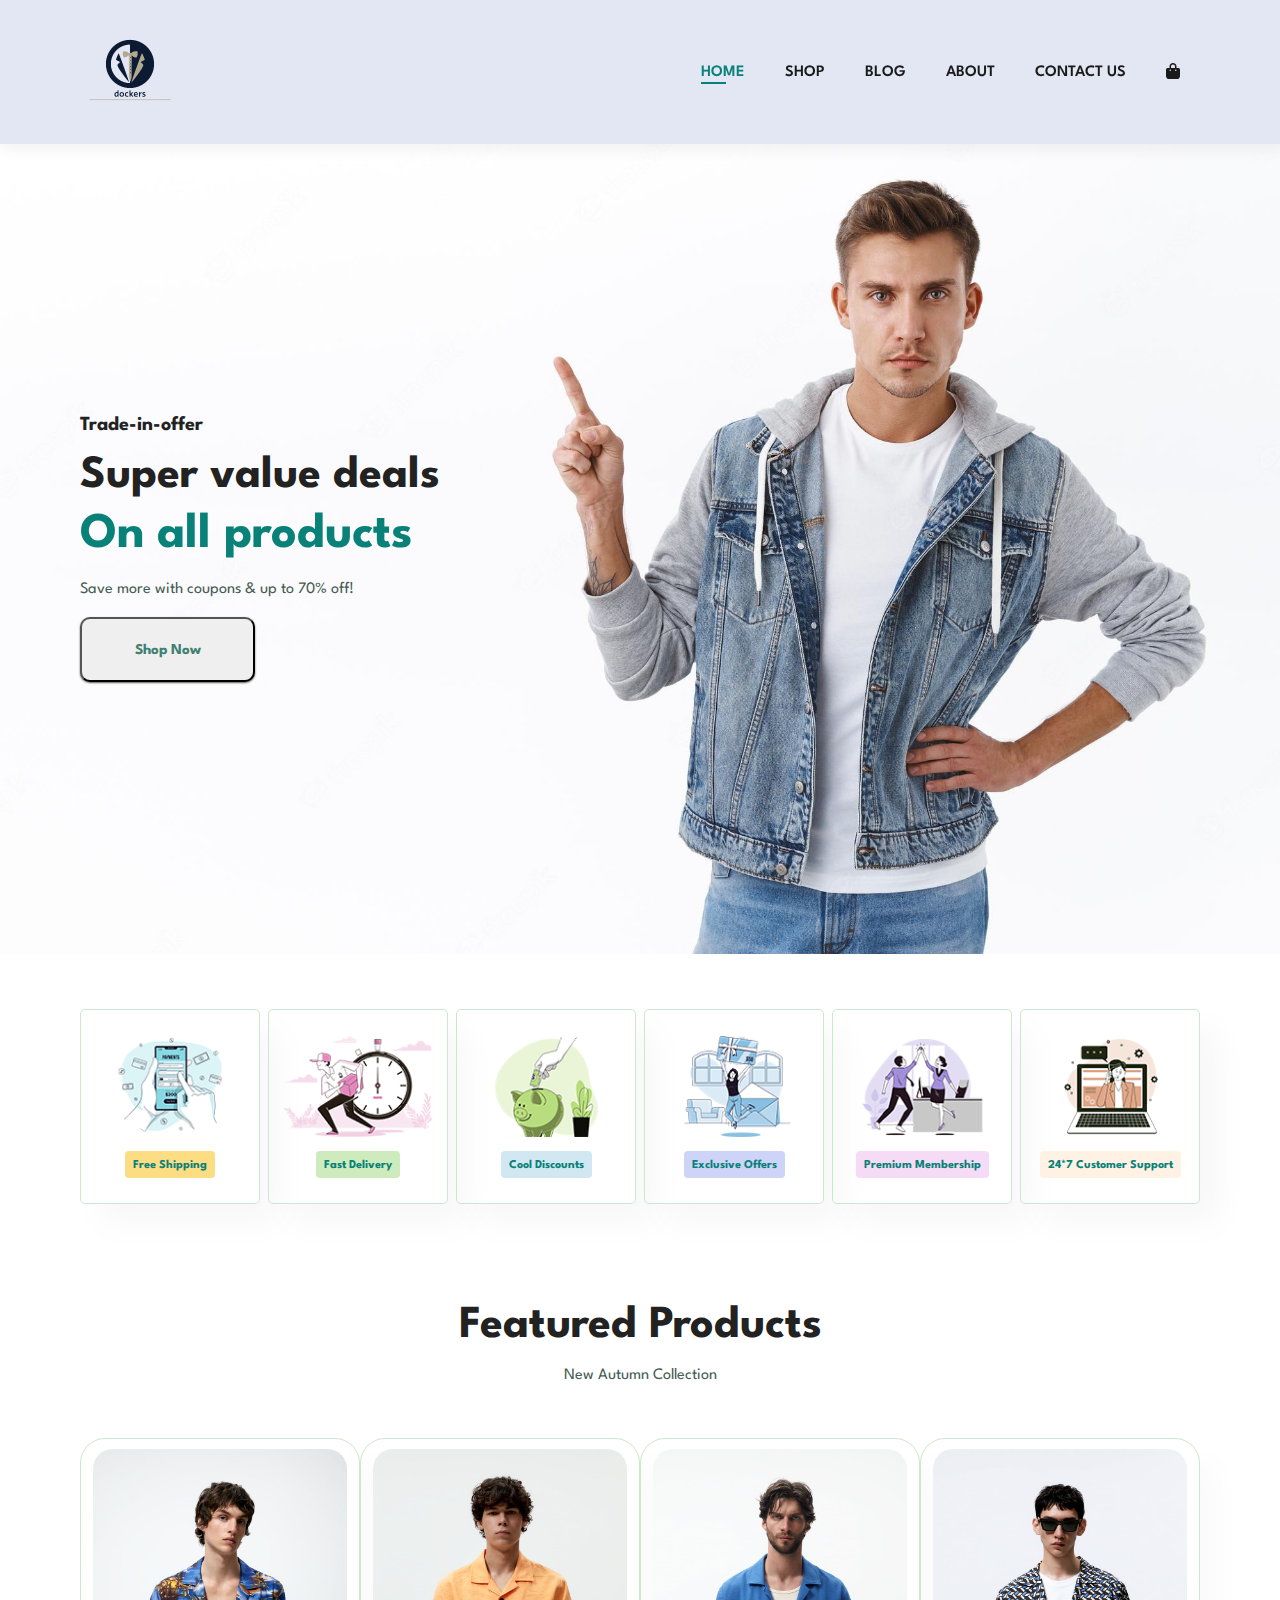
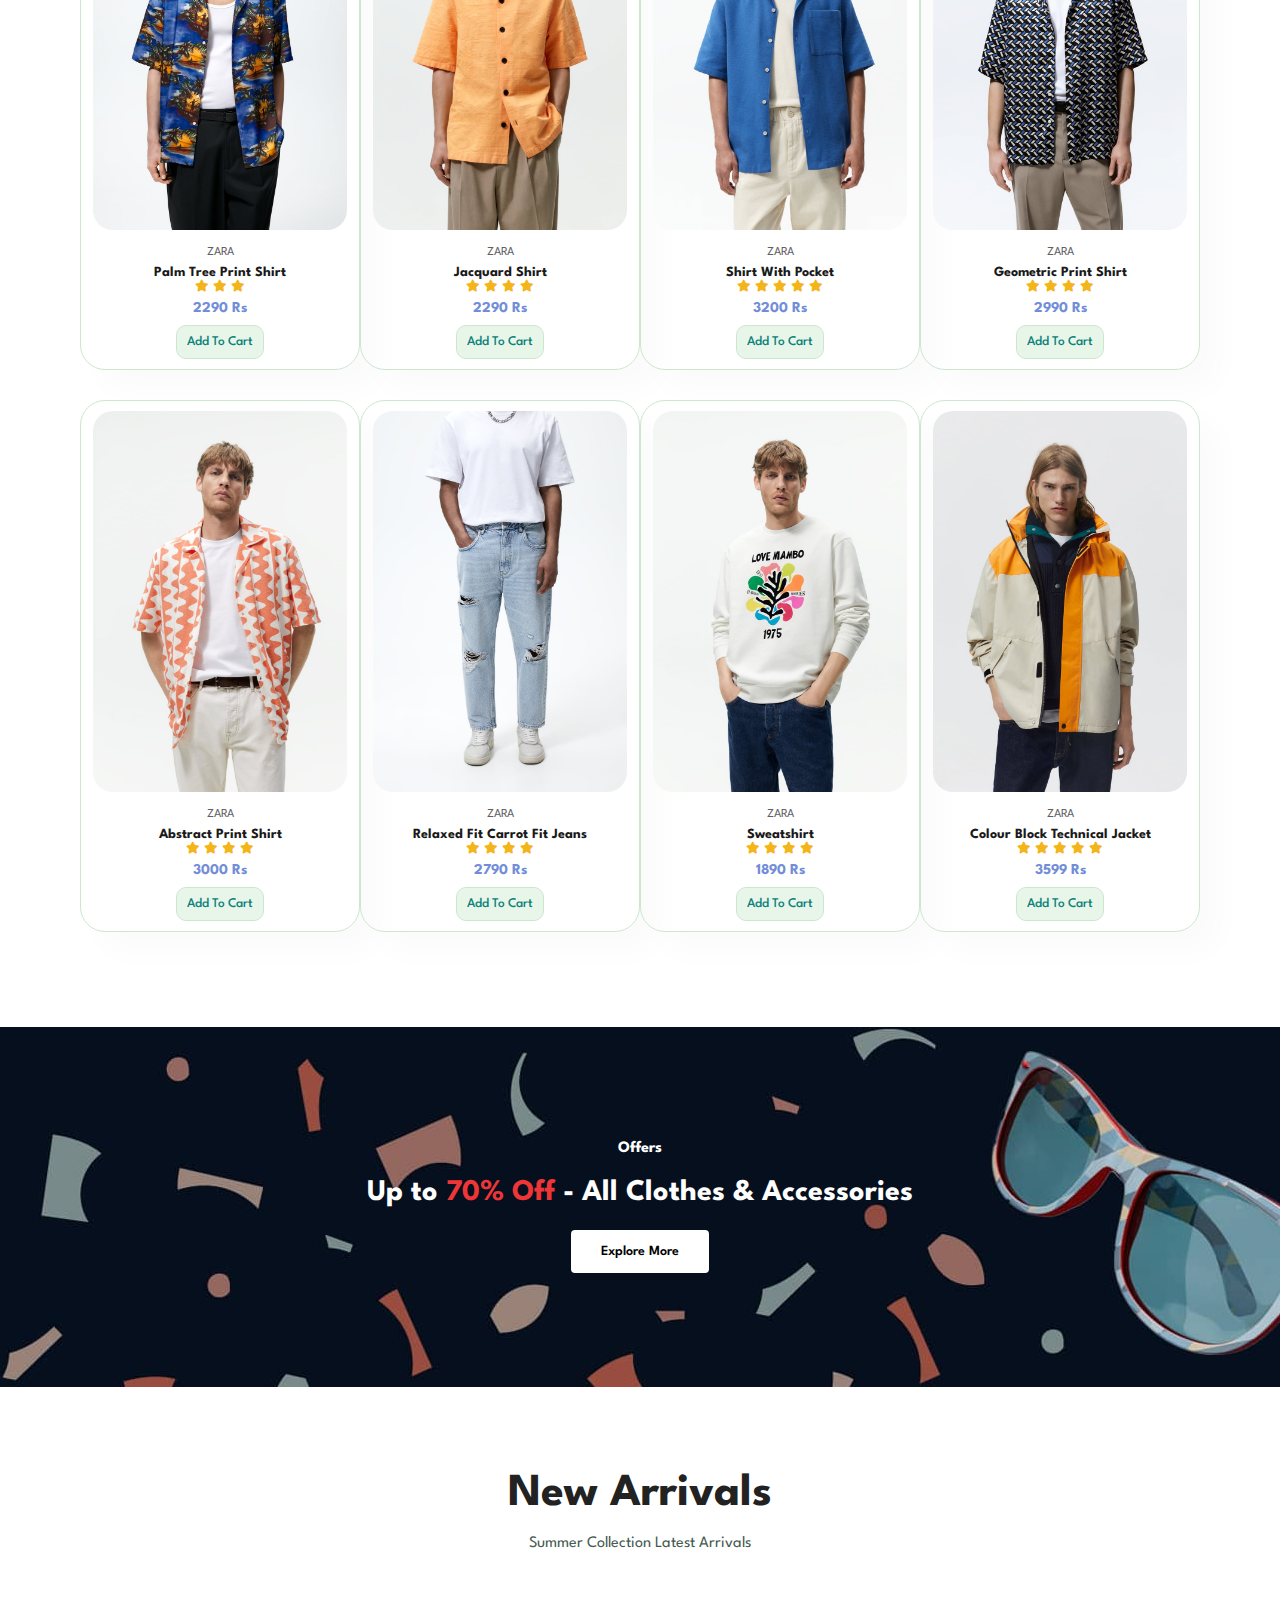
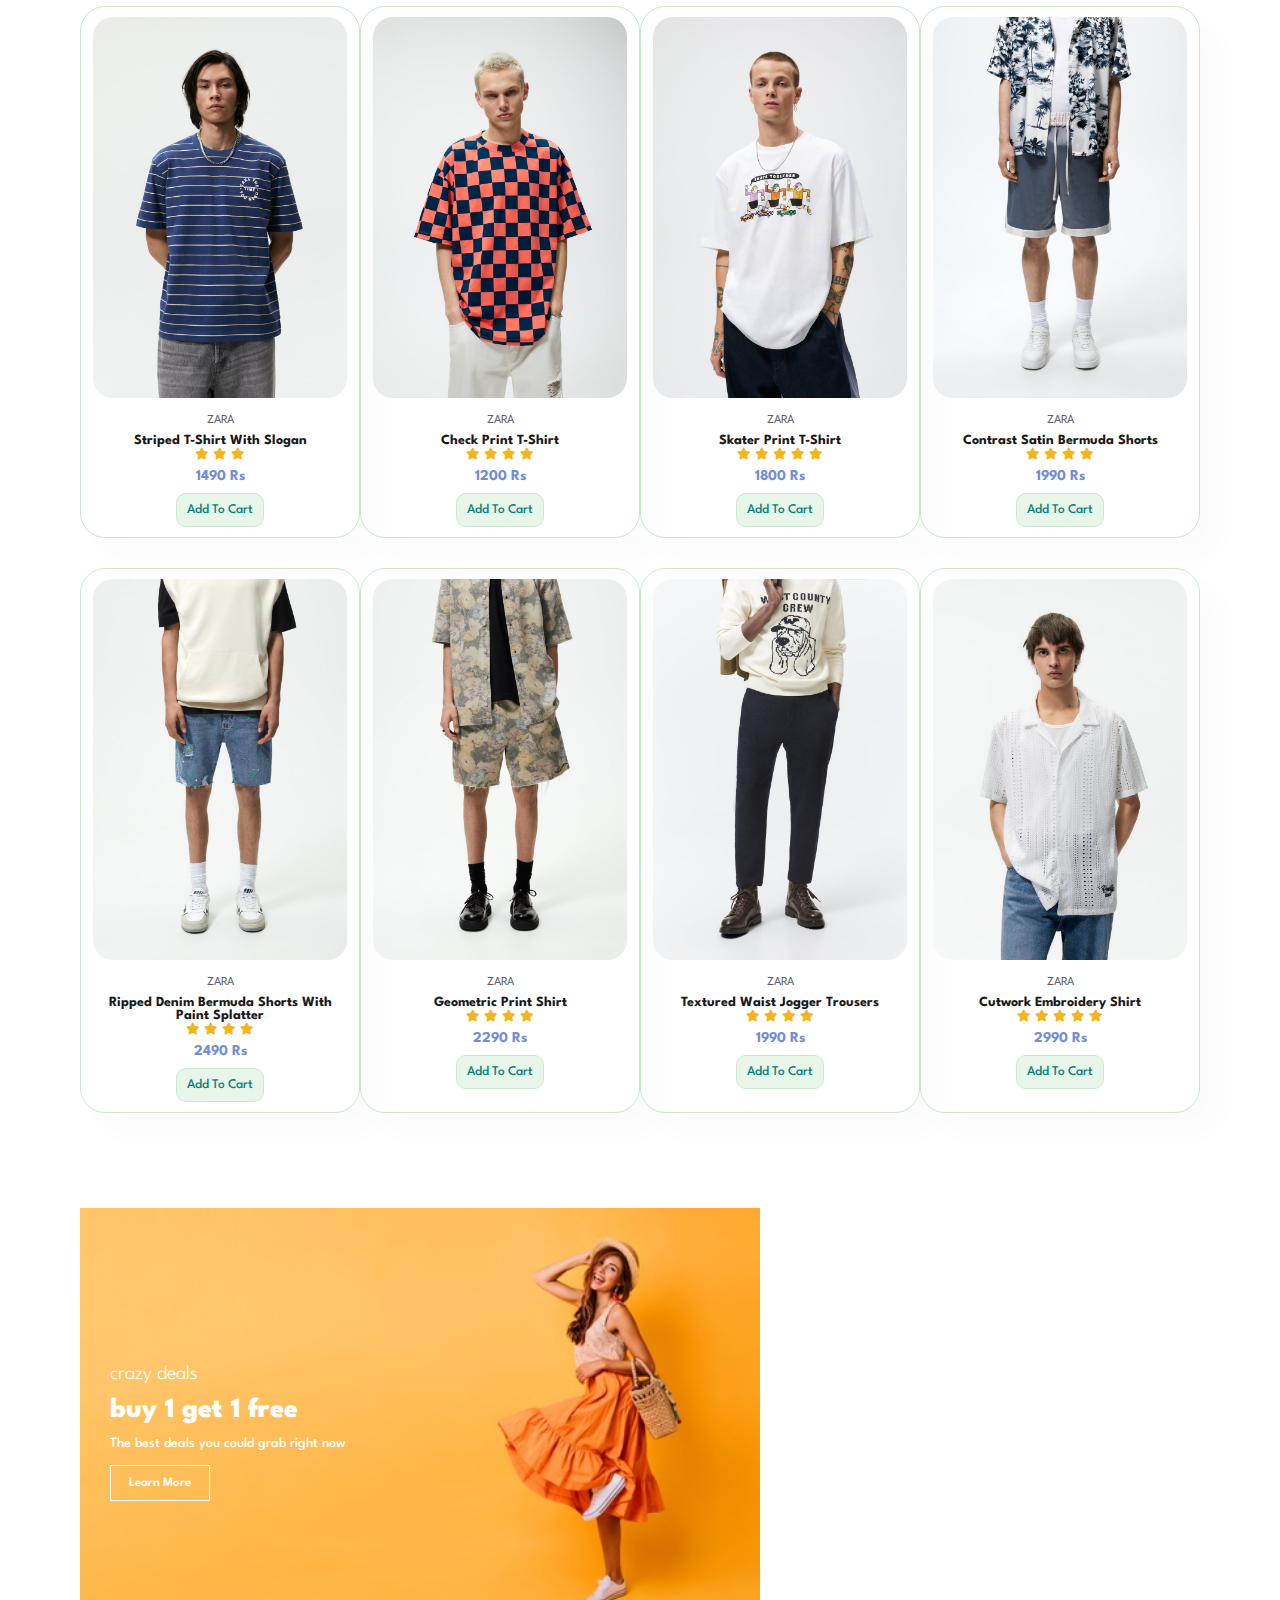
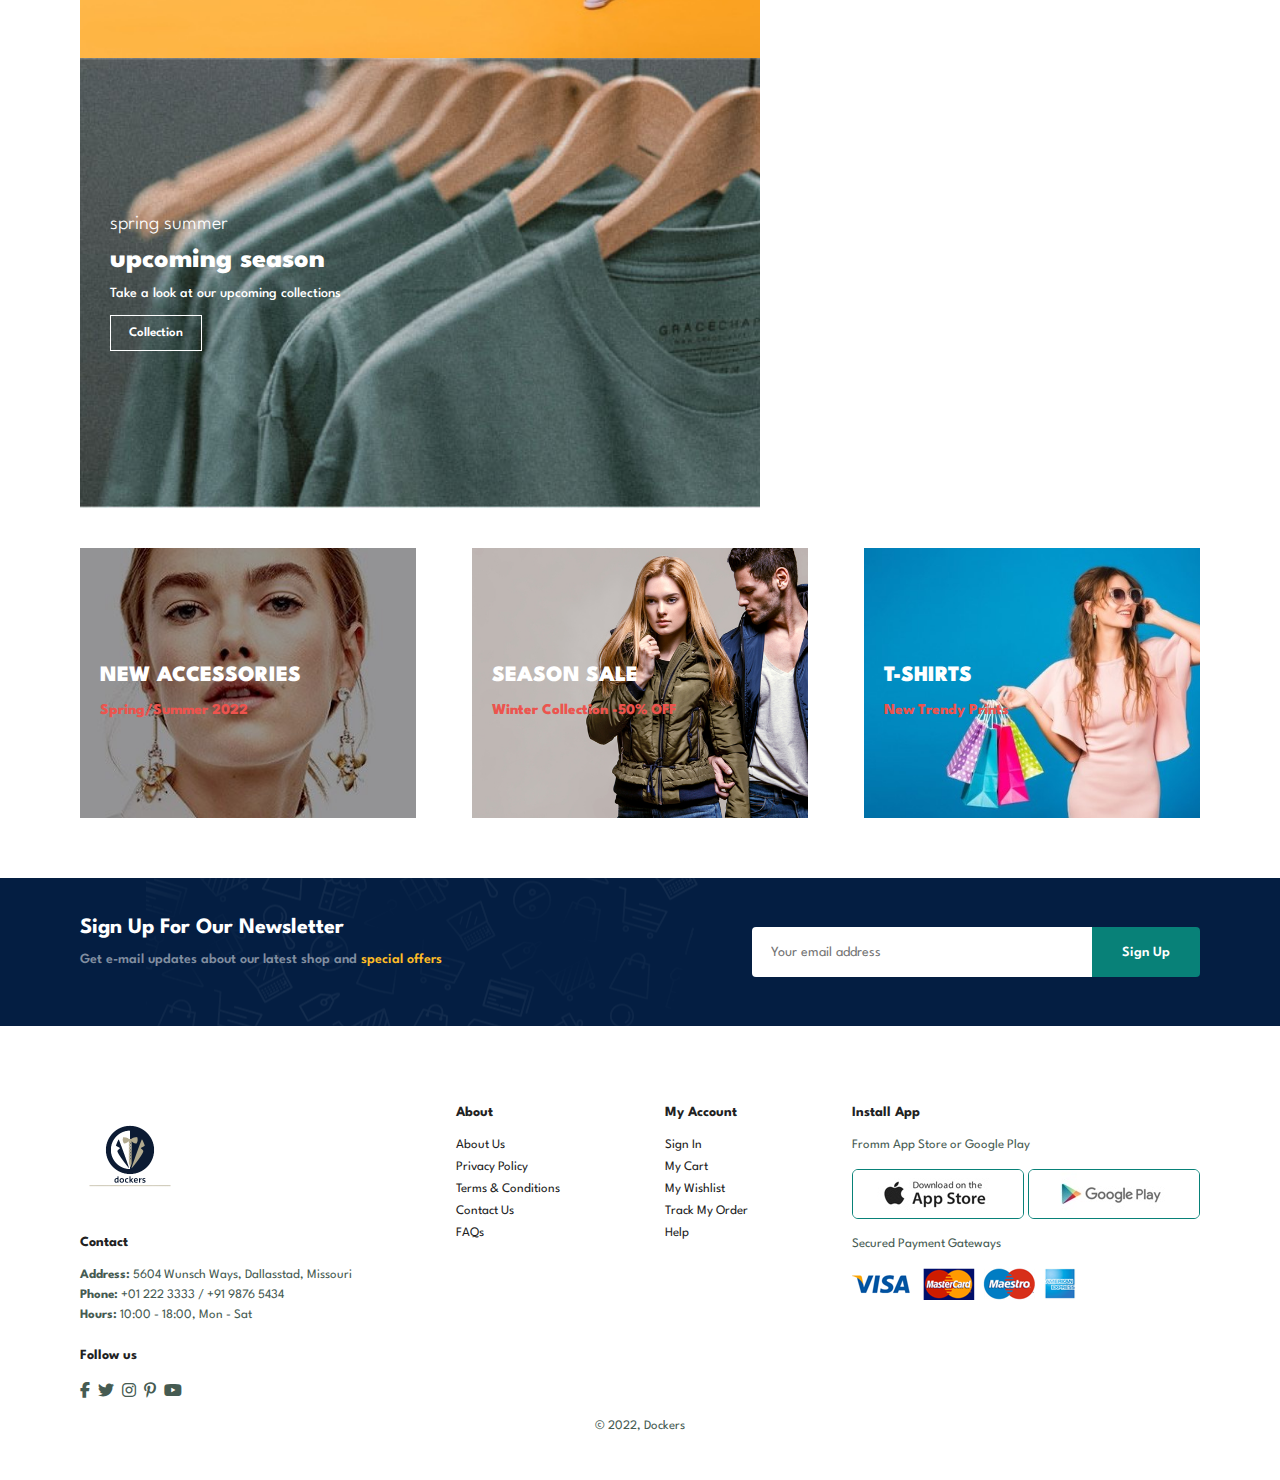
<file: index.html>
<!DOCTYPE html>
<html lang="en">
<head>
    <meta charset="UTF-8">
    <meta http-equiv="X-UA-Compatible" content="IE=edge">
    <meta name="viewport" content="width=device-width, initial-scale=1.0">
    <title>Dockers</title>
    <link rel="stylesheet" href="style.css">
    <link rel="stylesheet" href="https://cdnjs.cloudflare.com/ajax/libs/font-awesome/6.1.1/css/all.min.css"/>
</head>
<body>

    <section id="header">
        <a href="#"><img src="img/logo.png" class="logo" alt=""></a>
        <div>
            <ul id="navbar">
                <li><a class="active" href="index.html">HOME</a></li>
                <li><a href="shop.html">SHOP</a></li>
                <li><a href="blog.html">BLOG</a></li>
                <li><a href="about.html">ABOUT</a></li>
                <li><a href="contact.html">CONTACT US</a></li>
                <li id="lg-bag"><a href="cart.html"><i class="fa-solid fa-bag-shopping"></i></a></li>
                <a href="#" id="close"><i class="fa-solid fa-xmark"></i></a>
            </ul>
        </div>
        <div id="mobile">
            <a href="cart.html"><i class="fa-solid fa-bag-shopping"></i></a>
            <i id="bar" class="fas fa-outdent"></i>
        </div>
    </section>

    <section id="hero">
        <h4>Trade-in-offer</h4>
        <h2>Super value deals</h2>
        <h1>On all products</h1>
        <p>Save more with coupons & up to 70% off! </p>
        <button>Shop Now</button>
    </section>

    <section id="feature" class="section-p1">
        <div class="fe-box">
            <img src="img/features/f1.png" alt="">
            <h6>Free Shipping</h6>
        </div>

        <div class="fe-box">
            <img src="img/features/f2.png" alt="">
            <h6>Fast Delivery</h6>
        </div>

        <div class="fe-box">
            <img src="img/features/f3.png" alt="">
            <h6>Cool Discounts</h6>
        </div>

        <div class="fe-box">
            <img src="img/features/f4.png" alt="">
            <h6>Exclusive Offers</h6>
        </div>

        <div class="fe-box">
            <img src="img/features/f5.png" alt="">
            <h6>Premium Membership</h6>
        </div>

        <div class="fe-box">
            <img src="img/features/f6.png" alt="">
            <h6>24*7 Customer Support</h6>
        </div>
    </section>

    <section id="product1" class="section-p1">
        <h2>Featured Products</h2>
        <p>New Autumn Collection</p>
        <div class="pro-container">
            <div class="pro">
                <img src="img/products/f1.jpg" alt="">
                <div class="desc">
                    <span>ZARA</span>
                    <h5>Palm Tree Print Shirt</h5>
                    <div class="star">
                        <i class="fas fa-star"></i>
                        <i class="fas fa-star"></i>
                        <i class="fas fa-star"></i>
                        
                    </div>
                    <h4>2290 Rs</h4>
                </div>
                <a href="#"><button class="c">Add To Cart</button></a>
            </div>

            <div class="pro">
                <img src="img/products/f2.jpg" alt="">
                <div class="desc">
                    <span>ZARA</span>
                    <h5>Jacquard Shirt</h5>
                    <div class="star">
                        <i class="fas fa-star"></i>
                        <i class="fas fa-star"></i>
                        <i class="fas fa-star"></i>
                        <i class="fas fa-star"></i>
                    </div>
                    <h4>2290 Rs</h4>
                </div>
                <a href="#"><button class="c">Add To Cart</button></a>
            </div>

            <div class="pro">
                <img src="img/products/f3.jpg" alt="">
                <div class="desc">
                    <span>ZARA</span>
                    <h5>Shirt With Pocket</h5>
                    <div class="star">
                        <i class="fas fa-star"></i>
                        <i class="fas fa-star"></i>
                        <i class="fas fa-star"></i>
                        <i class="fas fa-star"></i>
                        <i class="fas fa-star"></i>
                    </div>
                    <h4>3200 Rs</h4>
                </div>
                <a href="#"><button class="c">Add To Cart</button></a>
            </div>

            <div class="pro">
                <img src="img/products/f4.jpg" alt="">
                <div class="desc">
                    <span>ZARA</span>
                    <h5>Geometric Print Shirt</h5>
                    <div class="star">
                        <i class="fas fa-star"></i>
                        <i class="fas fa-star"></i>
                        <i class="fas fa-star"></i>
                        <i class="fas fa-star"></i>
                    </div>
                    <h4>2990 Rs</h4>
                </div>
                <a href="#"><button class="c">Add To Cart</button></a>
            </div>

            <div class="pro">
                <img src="img/products/f5.jpg" alt="">
                <div class="desc">
                    <span>ZARA</span>
                    <h5>Abstract Print Shirt</h5>
                    <div class="star">
                        <i class="fas fa-star"></i>
                        <i class="fas fa-star"></i>
                        <i class="fas fa-star"></i>
                        <i class="fas fa-star"></i>
                    </div>
                    <h4>3000 Rs</h4>
                </div>
                <a href="#"><button class="c">Add To Cart</button></a>
            </div>

            <div class="pro">
                <img src="img/products/f6.jpg" alt="">
                <div class="desc">
                    <span>ZARA</span>
                    <h5>Relaxed Fit Carrot Fit Jeans</h5>
                    <div class="star">
                        <i class="fas fa-star"></i>
                        <i class="fas fa-star"></i>
                        <i class="fas fa-star"></i>
                        <i class="fas fa-star"></i>
                    </div>
                    <h4>2790 Rs</h4>
                </div>
                <a href="#"><button class="c">Add To Cart</button></a>
            </div>

            <div class="pro">
                <img src="img/products/f7.jpg" alt="">
                <div class="desc">
                    <span>ZARA</span>
                    <h5>Sweatshirt</h5>
                    <div class="star">
                        <i class="fas fa-star"></i>
                        <i class="fas fa-star"></i>
                        <i class="fas fa-star"></i>
                        <i class="fas fa-star"></i>
                    </div>
                    <h4>1890 Rs</h4>
                </div>
                <a href="#"><button class="c">Add To Cart</button></a>
            </div>

            <div class="pro">
                <img src="img/products/f8.jpg" alt="">
                <div class="desc">
                    <span>ZARA</span>
                    <h5>Colour Block Technical Jacket</h5>
                    <div class="star">
                        <i class="fas fa-star"></i>
                        <i class="fas fa-star"></i>
                        <i class="fas fa-star"></i>
                        <i class="fas fa-star"></i>
                        <i class="fas fa-star"></i>
                    </div>
                    <h4>3599 Rs</h4>
                </div>
                <a href="#"><button class="c">Add To Cart</button></a>
            </div>
        </div>

    </section>

    <section id="banner" class="section-m1">
        <h4>Offers</h4>
        <h2>Up to <span>70% Off</span> - All Clothes & Accessories</h2>
        <button class="normal">Explore More</button>
    </section>

    <section id="product1" class="section-p1">
        <h2>New Arrivals</h2>
        <p>Summer Collection Latest Arrivals</p>
        <div class="pro-container">
            <div class="pro">
                <img src="img/products/n1.jpg" alt="">
                <div class="desc">
                    <span>ZARA</span>
                    <h5>Striped T-Shirt With Slogan</h5>
                    <div class="star">
                        <i class="fas fa-star"></i>
                        <i class="fas fa-star"></i>
                        <i class="fas fa-star"></i>
                        
                    </div>
                    <h4>1490 Rs</h4>
                </div>
                <a href="#"><button class="c">Add To Cart</button></a>
            </div>

            <div class="pro">
                <img src="img/products/n2.jpg" alt="">
                <div class="desc">
                    <span>ZARA</span>
                    <h5>Check Print T-Shirt</h5>
                    <div class="star">
                        <i class="fas fa-star"></i>
                        <i class="fas fa-star"></i>
                        <i class="fas fa-star"></i>
                        <i class="fas fa-star"></i>
                    </div>
                    <h4>1200 Rs</h4>
                </div>
                <a href="#"><button class="c">Add To Cart</button></a>
            </div>

            <div class="pro">
                <img src="img/products/n3.jpg" alt="">
                <div class="desc">
                    <span>ZARA</span>
                    <h5>Skater Print T-Shirt</h5>
                    <div class="star">
                        <i class="fas fa-star"></i>
                        <i class="fas fa-star"></i>
                        <i class="fas fa-star"></i>
                        <i class="fas fa-star"></i>
                        <i class="fas fa-star"></i>
                    </div>
                    <h4>1800 Rs</h4>
                </div>
                <a href="#"><button class="c">Add To Cart</button></a>
            </div>

            <div class="pro">
                <img src="img/products/n4.jpg" alt="">
                <div class="desc">
                    <span>ZARA</span>
                    <h5>Contrast Satin Bermuda Shorts</h5>
                    <div class="star">
                        <i class="fas fa-star"></i>
                        <i class="fas fa-star"></i>
                        <i class="fas fa-star"></i>
                        <i class="fas fa-star"></i>
                    </div>
                    <h4>1990 Rs</h4>
                </div>
                <a href="#"><button class="c">Add To Cart</button></a>
            </div>

            <div class="pro">
                <img src="img/products/n5.jpg" alt="">
                <div class="desc">
                    <span>ZARA</span>
                    <h5>Ripped Denim Bermuda Shorts With Paint Splatter</h5>
                    <div class="star">
                        <i class="fas fa-star"></i>
                        <i class="fas fa-star"></i>
                        <i class="fas fa-star"></i>
                        <i class="fas fa-star"></i>
                    </div>
                    <h4>2490 Rs</h4>
                </div>
                <a href="#"><button class="c">Add To Cart</button></a>
            </div>

            <div class="pro">
                <img src="img/products/n6.jpg" alt="">
                <div class="desc">
                    <span>ZARA</span>
                    <h5>Geometric Print Shirt</h5>
                    <div class="star">
                        <i class="fas fa-star"></i>
                        <i class="fas fa-star"></i>
                        <i class="fas fa-star"></i>
                        <i class="fas fa-star"></i>
                    </div>
                    <h4>2290 Rs</h4>
                </div>
                <a href="#"><button class="c">Add To Cart</button></a>
            </div>

            <div class="pro">
                <img src="img/products/n7.jpg" alt="">
                <div class="desc">
                    <span>ZARA</span>
                    <h5>Textured Waist Jogger Trousers</h5>
                    <div class="star">
                        <i class="fas fa-star"></i>
                        <i class="fas fa-star"></i>
                        <i class="fas fa-star"></i>
                        <i class="fas fa-star"></i>
                    </div>
                    <h4>1990 Rs</h4>
                </div>
                <a href="#"><button class="c">Add To Cart</button></a>
            </div>

            <div class="pro">
                <img src="img/products/n8.jpg" alt="">
                <div class="desc">
                    <span>ZARA</span>
                    <h5>Cutwork Embroidery Shirt</h5>
                    <div class="star">
                        <i class="fas fa-star"></i>
                        <i class="fas fa-star"></i>
                        <i class="fas fa-star"></i>
                        <i class="fas fa-star"></i>
                        <i class="fas fa-star"></i>
                    </div>
                    <h4>2990 Rs</h4>
                </div>
                <a href="#"><button class="c">Add To Cart</button></a>
            </div>
        </div>

    </section>

    <section id="sm-banner" class="section-p1">
        <div class="banner-box">
            <h4>crazy deals</h4>
            <h2>buy 1 get 1 free</h2>
            <span>The best deals you could grab right now</span>
            <button class="white">Learn More</button>
        </div>

        <div class="banner-box banner-box2">
            <h4>spring summer</h4>
            <h2>upcoming season</h2>
            <span>Take a look at our upcoming collections</span>
            <button class="white">Collection</button>
        </div>
    </section>

    <section id="banner3">
        <div class="banner-box">
            
            <h2>NEW ACCESSORIES</h2>
            <h3>Spring/Summer 2022</h3>
           
        </div>

        <div class="banner-box banner-box2">
            
            <h2>SEASON SALE</h2>
            <h3>Winter Collection -50% OFF</h3>
           
        </div>

        <div class="banner-box banner-box3">
            
            <h2>T-SHIRTS</h2>
            <h3>New Trendy Prints</h3>
           
        </div>
    </section>

    <section id="news" class="section-p1 section-m1">
        <div class="newstext">
            <h4>Sign Up For Our Newsletter</h4>
            <p>Get e-mail updates about our latest shop and <span>special offers</span></p>
        </div>
        <div class="form">
            <input type="email" placeholder="Your email address">
            <button class="normal">Sign Up</button>
        </div>
    </section>

    <footer class="section-p1">
        <div class="col">
            <img class="logo" src="img/logo.png" alt="">
            <h4>Contact</h4>
            <p><strong>Address:</strong> 5604 Wunsch Ways, Dallasstad, Missouri</p>
            <p><strong>Phone:</strong> +01 222 3333 / +91 9876 5434</p>
            <p><strong>Hours:</strong> 10:00 - 18:00, Mon - Sat</p>
            <div class="follow">
                <h4>Follow us</h4>
                <div class="icon">
                    <i class="fab fa-facebook-f"></i>
                    <i class="fab fa-twitter"></i>
                    <i class="fab fa-instagram"></i>
                    <i class="fab fa-pinterest-p"></i>
                    <i class="fab fa-youtube"></i>
                </div>
            </div>
        </div>

        <div class="col">
            <h4>About</h4>
            <a href="#">About Us</a>
            
            <a href="#">Privacy Policy</a>
            <a href="#">Terms & Conditions</a>
            <a href="#">Contact Us</a>
            <a href="#">FAQs</a>

        </div>

        <div class="col">
            <h4>My Account</h4>
            <a href="#">Sign In</a>
            <a href="#">My Cart</a>
            <a href="#">My Wishlist</a>
            <a href="#">Track My Order</a>
            <a href="#">Help</a>

        </div>

        <div class="col install">
            <h4>Install App</h4>
            <p>Fromm App Store or Google Play</p>
            <div class="row">
                <img src="img/pay/app.jpg" alt="">
                <img src="img/pay/play.jpg" alt="">
            </div>
            <p>Secured Payment Gateways</p>
            <img src="img/pay/pay.png" alt="">
        </div>

        <div class="copyright">
            <p>&copy; 2022, Dockers </p>
        </div>
    </footer>

    

    

    <script src="script.js"></script>
</body>
</html>
</file>
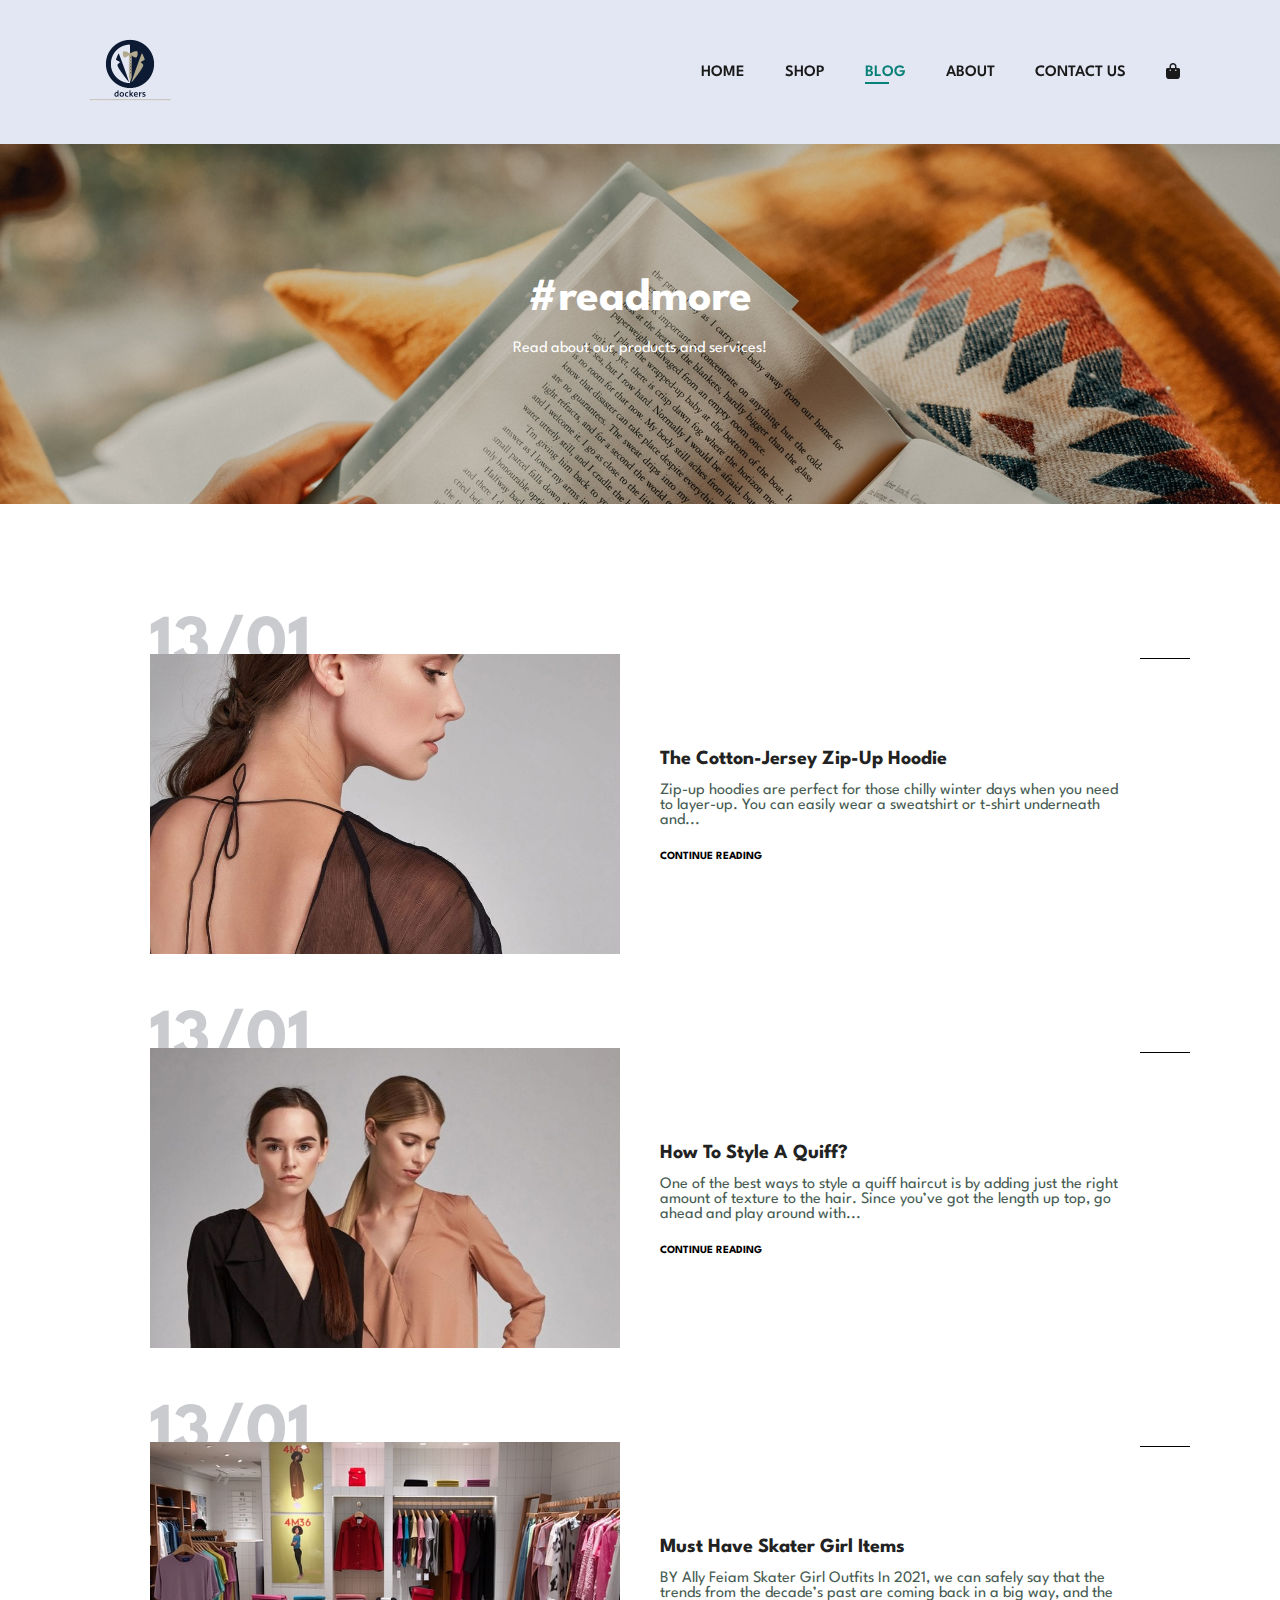
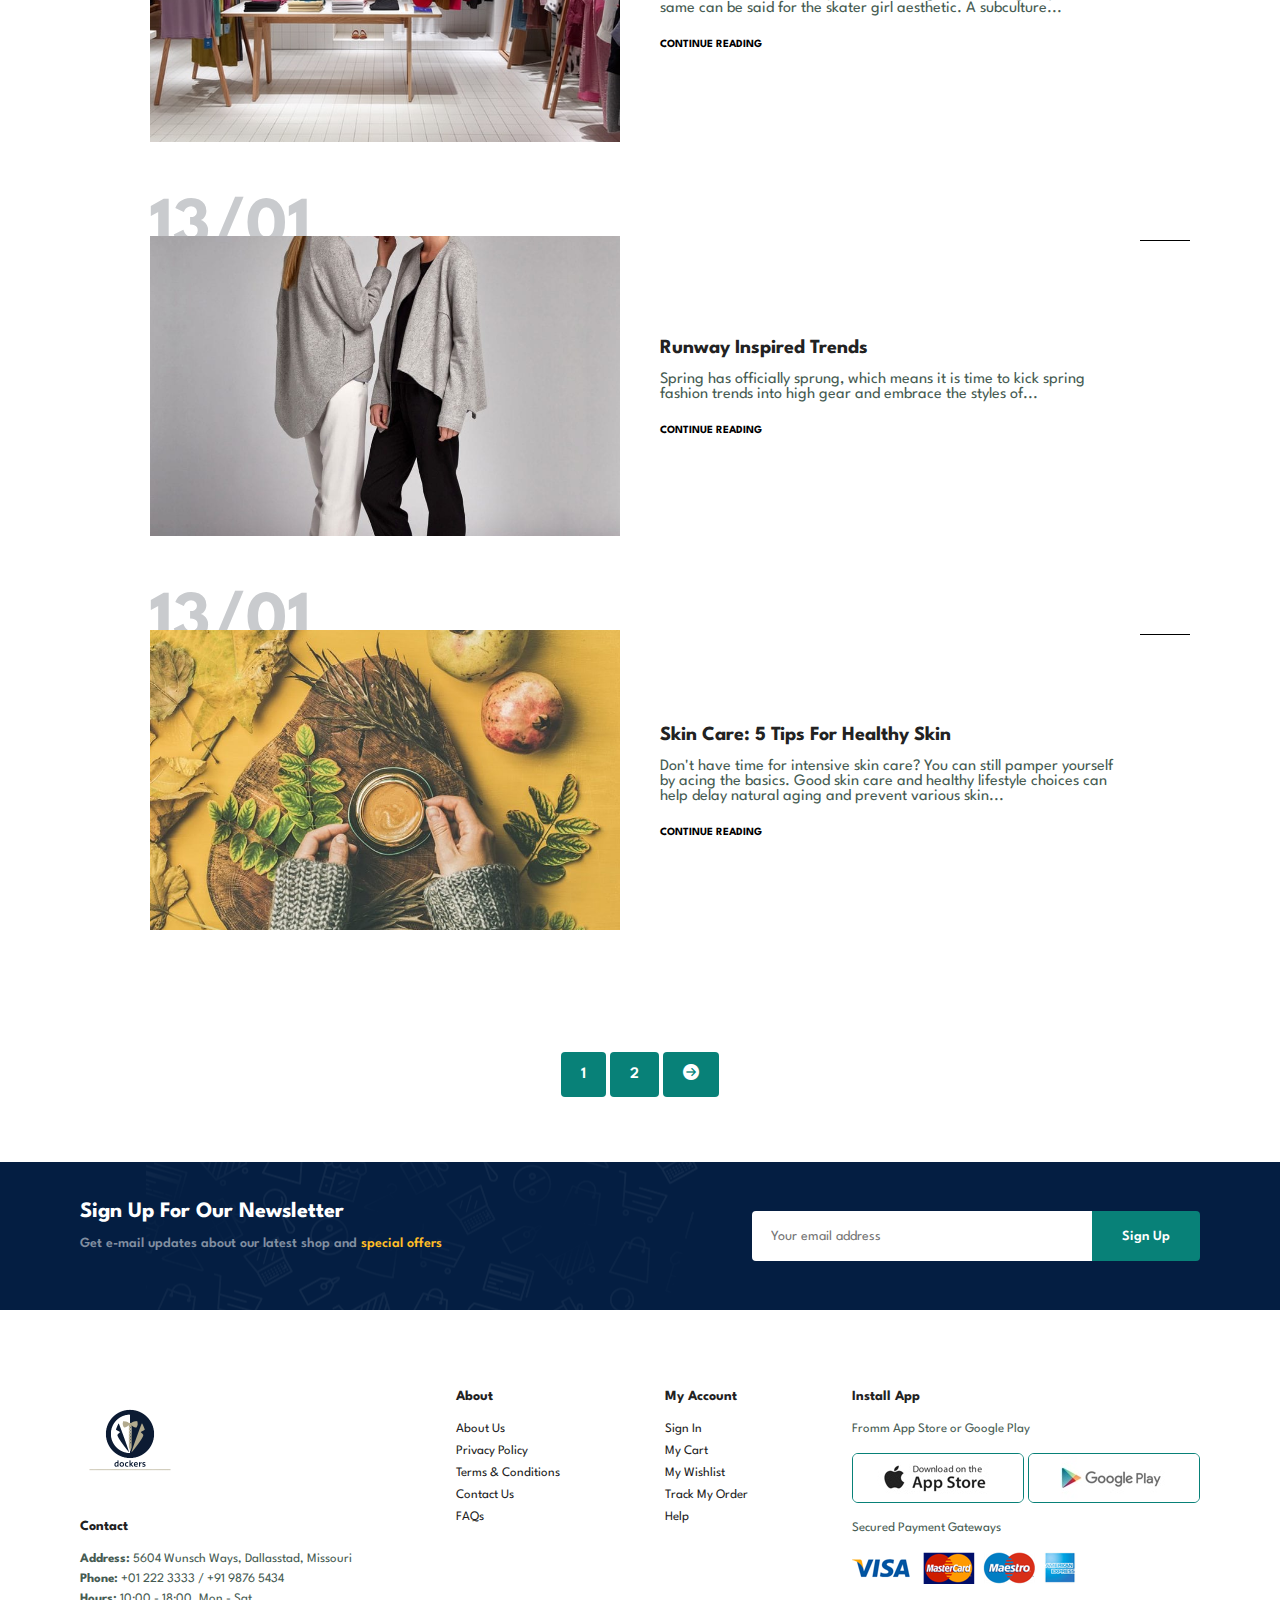
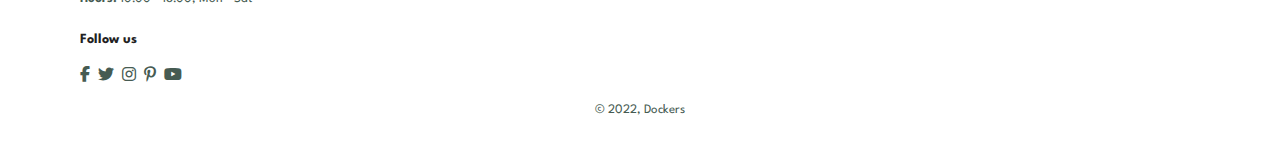
<file: blog.html>
<!DOCTYPE html>
<html lang="en">
<head>
    <meta charset="UTF-8">
    <meta http-equiv="X-UA-Compatible" content="IE=edge">
    <meta name="viewport" content="width=device-width, initial-scale=1.0">
    <title>Dockers</title>
    <link rel="stylesheet" href="style.css">
    <link rel="stylesheet" href="https://cdnjs.cloudflare.com/ajax/libs/font-awesome/6.1.1/css/all.min.css"/>
</head>
<body>

    <section id="header">
        <a href="#"><img src="img/logo.png" class="logo" alt=""></a>
        <div>
            <ul id="navbar">
                <li><a  href="index.html">HOME</a></li>
                <li><a  href="shop.html">SHOP</a></li>
                <li><a class="active" href="blog.html">BLOG</a></li>
                <li><a href="about.html">ABOUT</a></li>
                <li><a href="contact.html">CONTACT US</a></li>
                <li id="lg-bag"><a href="cart.html"><i class="fa-solid fa-bag-shopping"></i></a></li>
                <a href="#" id="close"><i class="fa-solid fa-xmark"></i></a>
            </ul>
        </div>
        <div id="mobile">
            <a href="cart.html"><i class="fa-solid fa-bag-shopping"></i></a>
            <i id="bar" class="fas fa-outdent"></i>
        </div>
    </section>

    <section id="page-header" class="blog-header">
        
        <h2>#readmore</h2>
        
        <p>Read about our products and services!</p>
        
    </section>

    <section id="blog">
        <div class="blog-box">
            <div class="blog-img">
                <img src="img/blog/b1.jpg" alt="">
            </div>
            <div class="blog-details">
                <h4>The Cotton-Jersey Zip-Up Hoodie</h4>
                <p>Zip-up hoodies are perfect for those chilly winter days when you need to layer-up. You can easily wear a sweatshirt or t-shirt underneath and...</p>
                <a href="#">CONTINUE READING</a>
            </div>
            <h1>13/01</h1>
        </div>
        <div class="blog-box">
            <div class="blog-img">
                <img src="img/blog/b2.jpg" alt="">
            </div>
            <div class="blog-details">
                <h4>How To Style A Quiff?</h4>
                <p>One of the best ways to style a quiff haircut is by adding just the right amount of texture to the hair. Since you’ve got the length up top, go ahead and play around with...</p>
                <a href="#">CONTINUE READING</a>
            </div>
            <h1>13/01</h1>
        </div>
        <div class="blog-box">
            <div class="blog-img">
                <img src="img/blog/b3.jpg" alt="">
            </div>
            <div class="blog-details">
                <h4>Must Have Skater Girl Items</h4>
                <p>BY Ally Feiam

                    Skater Girl Outfits
                    
                     
                    
                    In 2021, we can safely say that the trends from the decade’s past are coming back in a big way, and the same can be said for the skater girl aesthetic. A subculture...</p>
                <a href="#">CONTINUE READING</a>
            </div>
            <h1>13/01</h1>
        </div>
        <div class="blog-box">
            <div class="blog-img">
                <img src="img/blog/b4.jpg" alt="">
            </div>
            <div class="blog-details">
                <h4>Runway Inspired Trends</h4>
                <p>Spring has officially sprung, which means it is time to kick spring fashion trends into high gear and embrace the styles of...</p>
                <a href="#">CONTINUE READING</a>
            </div>
            <h1>13/01</h1>
        </div>
        <div class="blog-box">
            <div class="blog-img">
                <img src="img/blog/b6.jpg" alt="">
            </div>
            <div class="blog-details">
                <h4>Skin Care: 5 Tips For Healthy Skin</h4>
                <p>

                
                
                Don't have time for intensive skin care? You can still pamper yourself by acing the basics. Good skin care and healthy lifestyle choices can help delay natural aging and prevent various skin...</p>
                <a href="#">CONTINUE READING</a>
            </div>
            <h1>13/01</h1>
        </div>
    </section>

    <section id="pagination" class="section-p1">
        <a href="#">1</a>
        <a href="#">2</a>
        <a href="#"><i class="fa-solid fa-circle-arrow-right"></i></a>
    </section>

    

    <section id="news" class="section-p1 section-m1">
        <div class="newstext">
            <h4>Sign Up For Our Newsletter</h4>
            <p>Get e-mail updates about our latest shop and <span>special offers</span></p>
        </div>
        <div class="form">
            <input type="email" placeholder="Your email address">
            <button class="normal">Sign Up</button>
        </div>
    </section>

    <footer class="section-p1">
        <div class="col">
            <img class="logo" src="img/logo.png" alt="">
            <h4>Contact</h4>
            <p><strong>Address:</strong> 5604 Wunsch Ways, Dallasstad, Missouri</p>
            <p><strong>Phone:</strong> +01 222 3333 / +91 9876 5434</p>
            <p><strong>Hours:</strong> 10:00 - 18:00, Mon - Sat</p>
            <div class="follow">
                <h4>Follow us</h4>
                <div class="icon">
                    <i class="fab fa-facebook-f"></i>
                    <i class="fab fa-twitter"></i>
                    <i class="fab fa-instagram"></i>
                    <i class="fab fa-pinterest-p"></i>
                    <i class="fab fa-youtube"></i>
                </div>
            </div>
        </div>

        <div class="col">
            <h4>About</h4>
            <a href="#">About Us</a>
            
            <a href="#">Privacy Policy</a>
            <a href="#">Terms & Conditions</a>
            <a href="#">Contact Us</a>
            <a href="#">FAQs</a>

        </div>

        <div class="col">
            <h4>My Account</h4>
            <a href="#">Sign In</a>
            <a href="#">My Cart</a>
            <a href="#">My Wishlist</a>
            <a href="#">Track My Order</a>
            <a href="#">Help</a>

        </div>

        <div class="col install">
            <h4>Install App</h4>
            <p>Fromm App Store or Google Play</p>
            <div class="row">
                <img src="img/pay/app.jpg" alt="">
                <img src="img/pay/play.jpg" alt="">
            </div>
            <p>Secured Payment Gateways</p>
            <img src="img/pay/pay.png" alt="">
        </div>

        <div class="copyright">
            <p>&copy; 2022, Dockers </p>
        </div>
    </footer>

    

    

    <script src="script.js"></script>
</body>
</html>
</file>
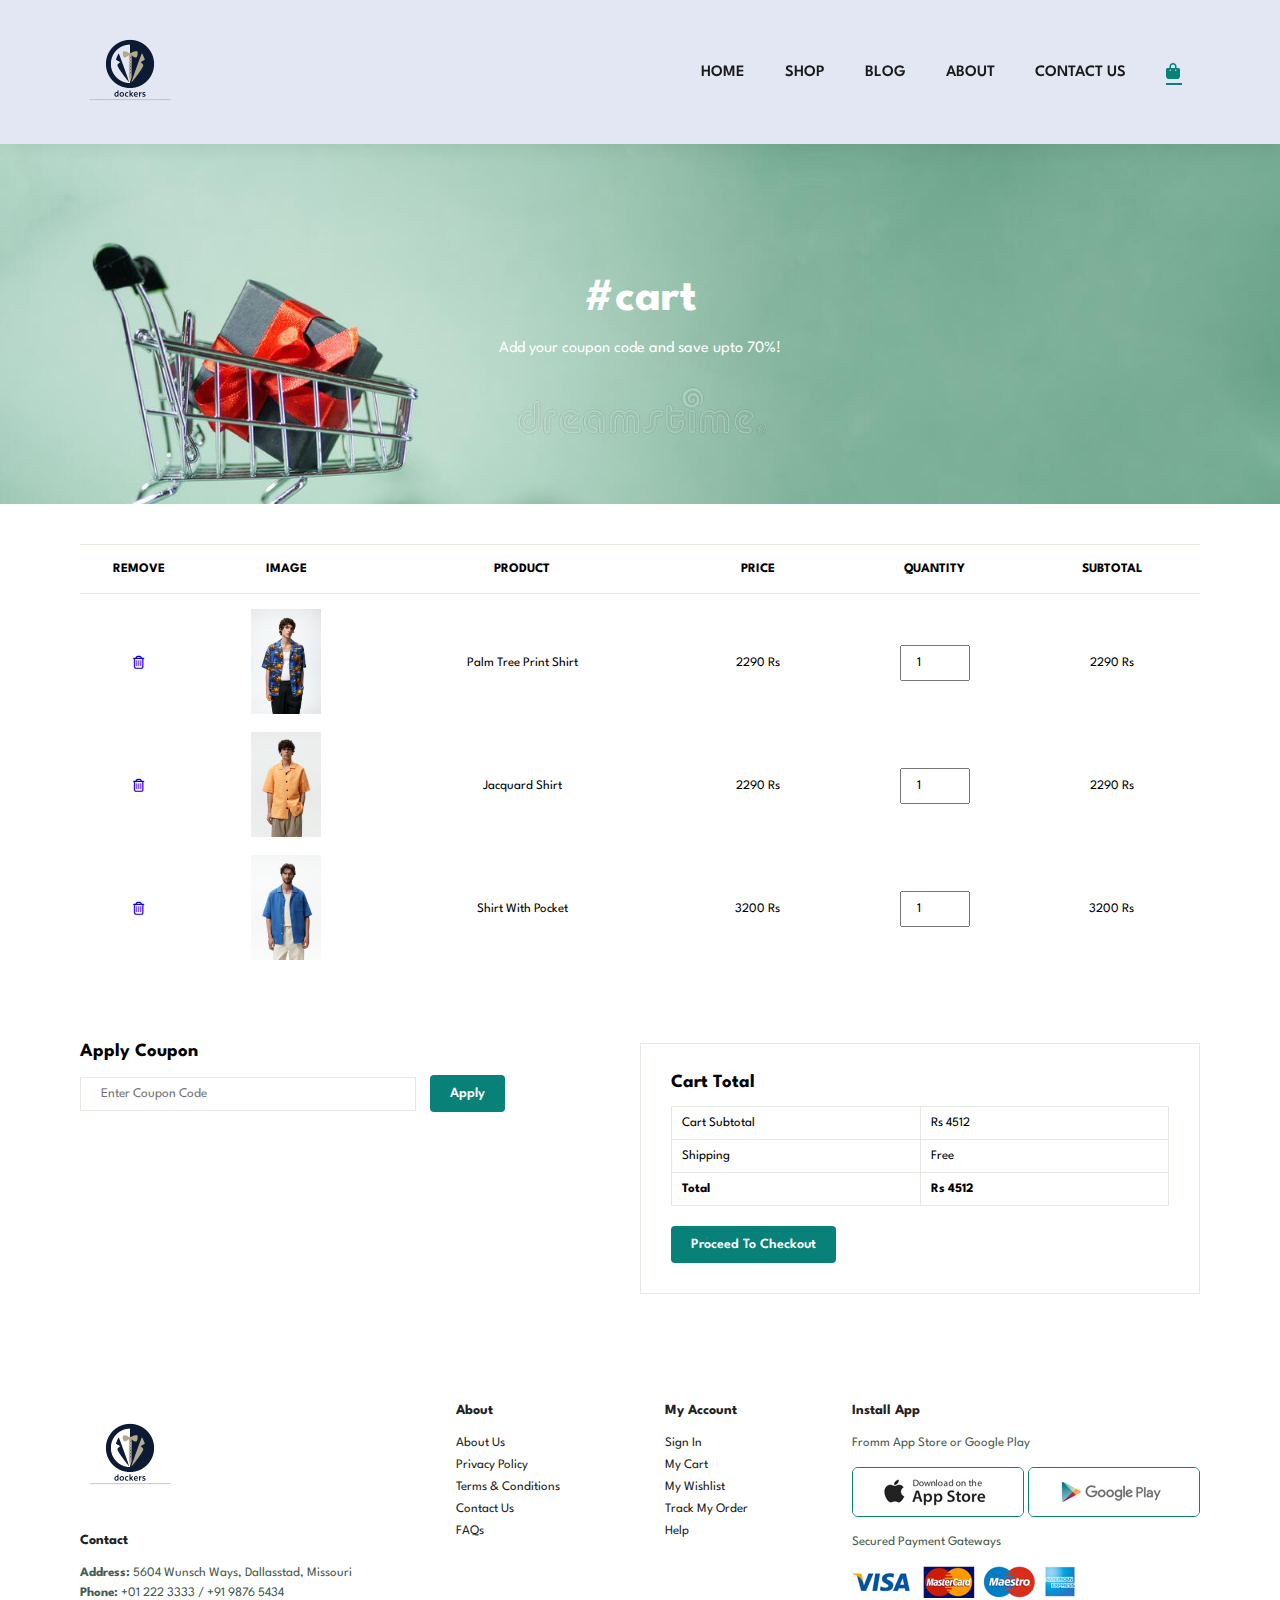
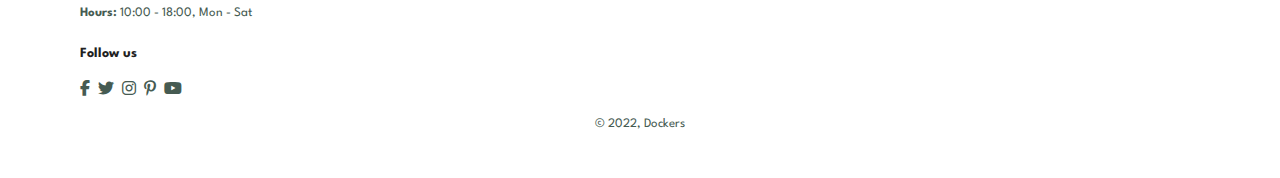
<file: cart.html>
<!DOCTYPE html>
<html lang="en">
<head>
    <meta charset="UTF-8">
    <meta http-equiv="X-UA-Compatible" content="IE=edge">
    <meta name="viewport" content="width=device-width, initial-scale=1.0">
    <title>Dockers</title>
    <link rel="stylesheet" href="style.css">
    <link rel="stylesheet" href="https://cdnjs.cloudflare.com/ajax/libs/font-awesome/6.1.1/css/all.min.css"/>
</head>
<body>

    <section id="header">
        <a href="#"><img src="img/logo.png" class="logo" alt=""></a>
        <div>
            <ul id="navbar">
                <li><a  href="index.html">HOME</a></li>
                <li><a  href="shop.html">SHOP</a></li>
                <li><a  href="blog.html">BLOG</a></li>
                <li><a  href="about.html">ABOUT</a></li>
                <li><a  href="contact.html">CONTACT US</a></li>
                <li  id="lg-bag"><a class="active" href="cart.html"><i class="fa-solid fa-bag-shopping"></i></a></li>
                <a href="#" id="close"><i class="fa-solid fa-xmark"></i></a>
            </ul>
        </div>
        <div id="mobile">
            <a href="cart.html"><i class="fa-solid fa-bag-shopping"></i></a>
            <i id="bar" class="fas fa-outdent"></i>
        </div>
    </section>

    <section id="page-header" class="cart-header">
        
        <h2>#cart</h2>
        
        <p>Add your coupon code and save upto 70%!</p>
        
    </section>

    <section id="cart" class="section-p1">
        <table width="100%">
            <thead>
                <tr>
                    <td>Remove</td>
                    <td>Image</td>
                    <td>Product</td>
                    <td>Price</td>
                    <td>Quantity</td>
                    <td>Subtotal</td>
                </tr>
            </thead>
            <tbody>
                <tr>
                    <td>
                        <a href="#"><i class="fa-regular fa-trash-can"></i></a>
                        <td><img src="img/products/f1.jpg" alt=""></td>
                        <td>Palm Tree Print Shirt</td>
                        <td>2290 Rs</td>
                        <td><input type="number" value="1" name="" id=""></td>
                        <td>2290 Rs</td>
                    </td>
                </tr>
                <tr>
                    <td>
                        <a href="#"><i class="fa-regular fa-trash-can"></i></a>
                        <td><img src="img/products/f2.jpg" alt=""></td>
                        <td>Jacquard Shirt</td>
                        <td>2290 Rs</td>
                        <td><input type="number" value="1" name="" id=""></td>
                        <td>2290 Rs</td>
                    </td>
                </tr>
                <tr>
                    <td>
                        <a href="#"><i class="fa-regular fa-trash-can"></i></a>
                        <td><img src="img/products/f3.jpg" alt=""></td>
                        <td>Shirt With Pocket</td>
                        <td>3200 Rs</td>
                        <td><input type="number" value="1" name="" id=""></td>
                        <td>3200 Rs</td>
                    </td>
                </tr>
            </tbody>
        </table>
    </section>

    <section id="cart-add" class="section-p1">
        <div id="coupon">
            <h3>Apply Coupon</h3>
            <div>
                <input type="text" placeholder="Enter Coupon Code" name="" id="">
                <button class="normal">Apply</button>
            </div>
        </div>

        <div id="subtotal">
            <h3>Cart Total</h3>
            <table>
                <tr>
                    <td>Cart Subtotal</td>
                    <td>Rs 4512</td>
                </tr>
                <tr>
                    <td>Shipping</td>
                    <td>Free</td>
                </tr>
                <tr>
                    <td><strong>Total</strong></td>
                    <td><strong>Rs 4512</strong></td>
                </tr>
            </table>
            <button class="normal">Proceed To Checkout</button>
        </div>
    </section>

    <footer class="section-p1">
        <div class="col">
            <img class="logo" src="img/logo.png" alt="">
            <h4>Contact</h4>
            <p><strong>Address:</strong> 5604 Wunsch Ways, Dallasstad, Missouri</p>
            <p><strong>Phone:</strong> +01 222 3333 / +91 9876 5434</p>
            <p><strong>Hours:</strong> 10:00 - 18:00, Mon - Sat</p>
            <div class="follow">
                <h4>Follow us</h4>
                <div class="icon">
                    <i class="fab fa-facebook-f"></i>
                    <i class="fab fa-twitter"></i>
                    <i class="fab fa-instagram"></i>
                    <i class="fab fa-pinterest-p"></i>
                    <i class="fab fa-youtube"></i>
                </div>
            </div>
        </div>

        <div class="col">
            <h4>About</h4>
            <a href="#">About Us</a>
            
            <a href="#">Privacy Policy</a>
            <a href="#">Terms & Conditions</a>
            <a href="#">Contact Us</a>
            <a href="#">FAQs</a>

        </div>

        <div class="col">
            <h4>My Account</h4>
            <a href="#">Sign In</a>
            <a href="#">My Cart</a>
            <a href="#">My Wishlist</a>
            <a href="#">Track My Order</a>
            <a href="#">Help</a>

        </div>

        <div class="col install">
            <h4>Install App</h4>
            <p>Fromm App Store or Google Play</p>
            <div class="row">
                <img src="img/pay/app.jpg" alt="">
                <img src="img/pay/play.jpg" alt="">
            </div>
            <p>Secured Payment Gateways</p>
            <img src="img/pay/pay.png" alt="">
        </div>

        <div class="copyright">
            <p>&copy; 2022, Dockers </p>
        </div>
    </footer>

    

    

    <script src="script.js"></script>
</body>
</html>
</file>
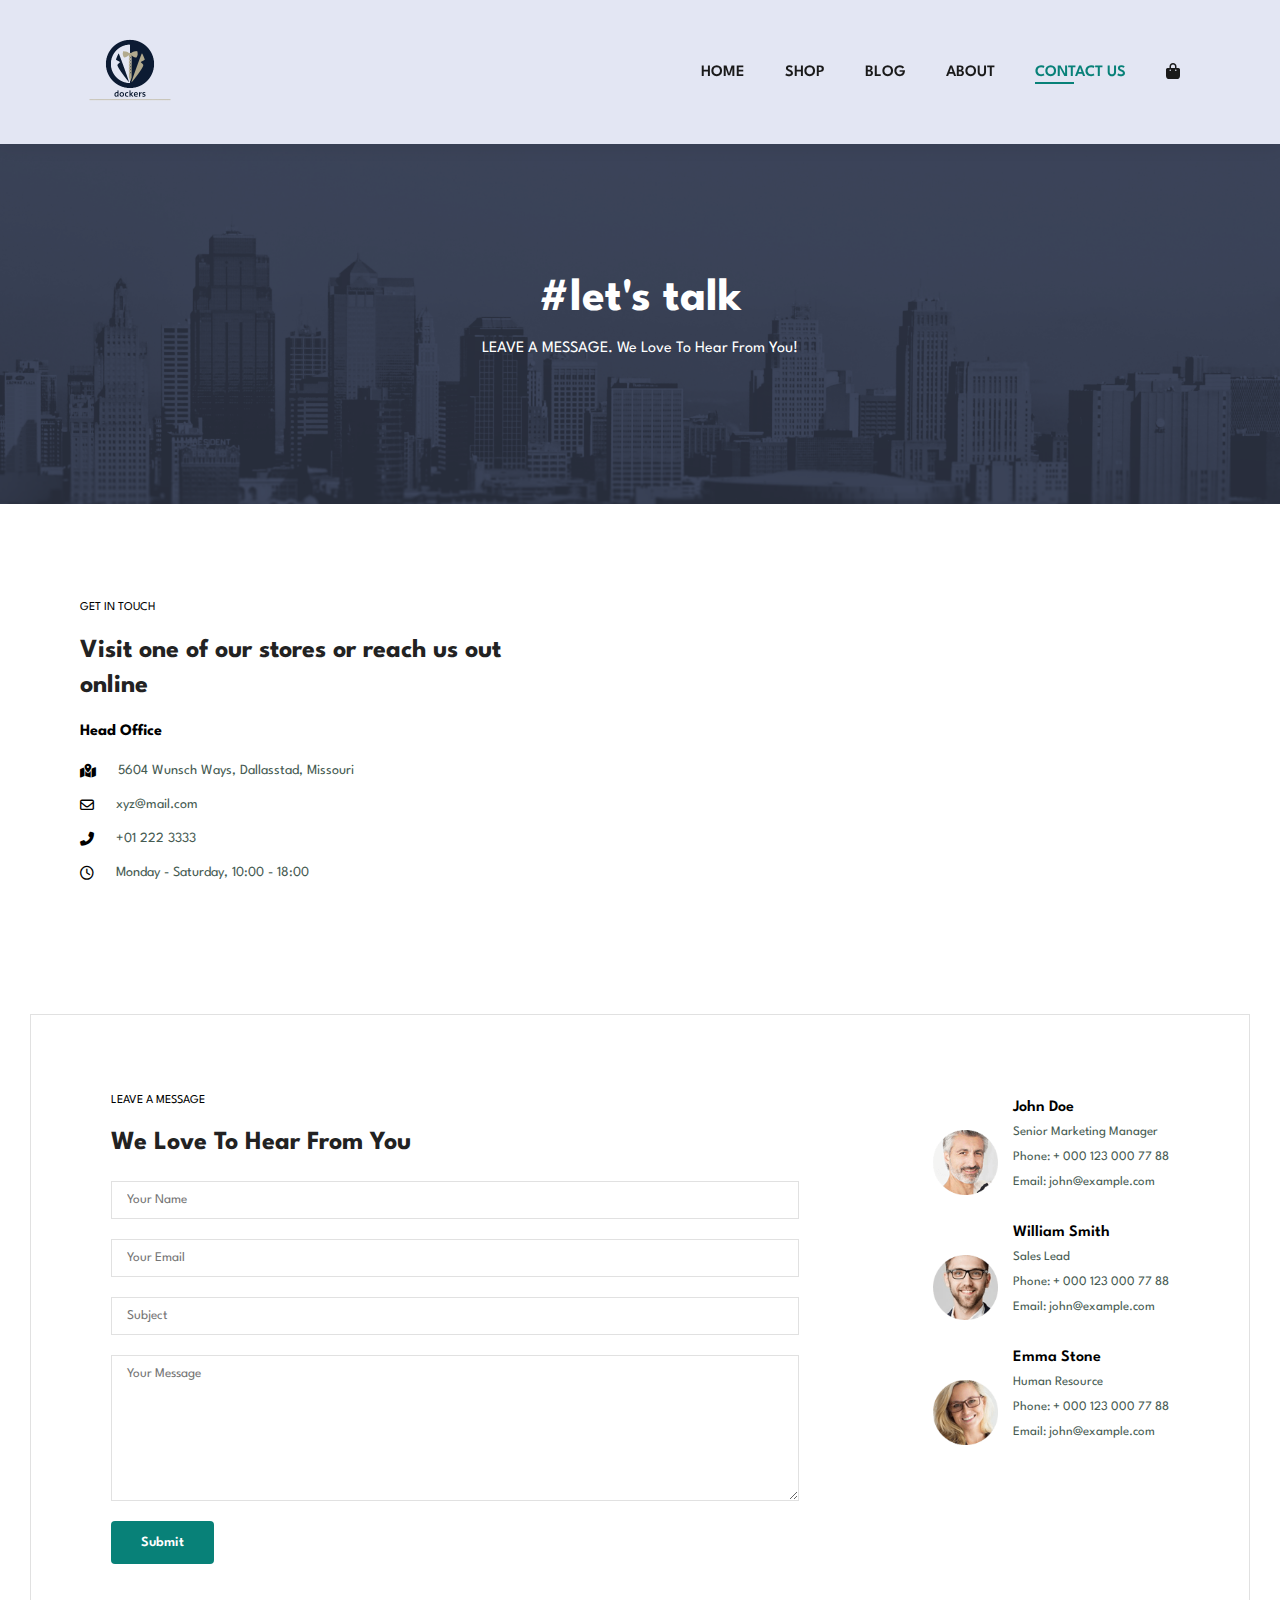
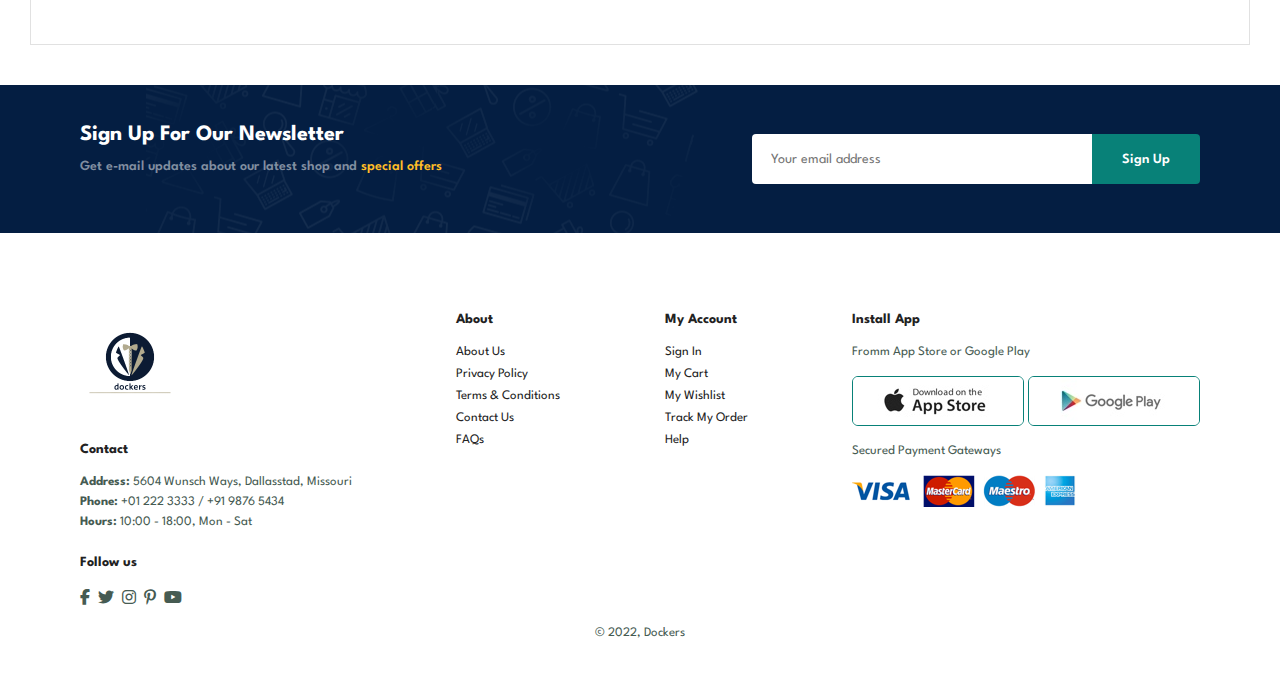
<file: contact.html>
<!DOCTYPE html>
<html lang="en">
<head>
    <meta charset="UTF-8">
    <meta http-equiv="X-UA-Compatible" content="IE=edge">
    <meta name="viewport" content="width=device-width, initial-scale=1.0">
    <title>Dockers</title>
    <link rel="stylesheet" href="style.css">
    <link rel="stylesheet" href="https://cdnjs.cloudflare.com/ajax/libs/font-awesome/6.1.1/css/all.min.css"/>
</head>
<body>

    <section id="header">
        <a href="#"><img src="img/logo.png" class="logo" alt=""></a>
        <div>
            <ul id="navbar">
                <li><a  href="index.html">HOME</a></li>
                <li><a  href="shop.html">SHOP</a></li>
                <li><a  href="blog.html">BLOG</a></li>
                <li><a  href="about.html">ABOUT</a></li>
                <li><a class="active" href="contact.html">CONTACT US</a></li>
                <li id="lg-bag"><a href="cart.html"><i class="fa-solid fa-bag-shopping"></i></a></li>
                <a href="#" id="close"><i class="fa-solid fa-xmark"></i></a>
            </ul>
        </div>
        <div id="mobile">
            <a href="cart.html"><i class="fa-solid fa-bag-shopping"></i></a>
            <i id="bar" class="fas fa-outdent"></i>
        </div>
    </section>

    <section id="page-header" class="about-header">
        
        <h2>#let's talk</h2>
        
        <p>LEAVE A MESSAGE. We Love To Hear From You!</p>
        
    </section>

    <section id="contact-details" class="section-p1">
        <div class="details">
            <span>GET IN TOUCH</span>
            <h2>Visit one of our stores or reach us out online</h2>
            <h3>Head Office</h3>
            <div>
                <li>
                    <i class="fa-solid fa-map-location-dot"></i>
                    <p>5604 Wunsch Ways, Dallasstad, Missouri</p>
                </li>
                <li>
                    <i class="fa-regular fa-envelope"></i></i>
                    <p>xyz@mail.com</p>
                </li>
                <li>
                    <i class="fas fa-phone-alt"></i>
                    <p>+01 222 3333</p>
                </li>
                <li>
                    <i class="fa-regular fa-clock"></i>
                    <p>Monday - Saturday, 10:00 - 18:00</p>
                </li>
            </div>
        </div>

        <div class="map">
            <iframe src="https://www.google.com/maps/embed?pb=!1m18!1m12!1m3!1d11298.307105970396!2d-85.5344964622635!3d44.93194156557027!2m3!1f0!2f0!3f0!3m2!1i1024!2i768!4f13.1!3m3!1m2!1s0x4d4ad4986d179289%3A0x91463e3422a4418c!2sWunsch%20Rd%2C%20Peninsula%20Township%2C%20MI%2049686%2C%20USA!5e0!3m2!1sen!2sin!4v1657094034634!5m2!1sen!2sin" width="600" height="450" style="border:0;" allowfullscreen="" loading="lazy" referrerpolicy="no-referrer-when-downgrade"></iframe> 
        </div>
    </section>

    <section id="form-details">
        <form action="">
            <span>LEAVE A MESSAGE</span>
            <h2>We Love To Hear From You</h2>
            <input type="text" placeholder="Your Name">
            <input type="email" placeholder="Your Email">
            <input type="text" placeholder="Subject">
            <textarea name="" id="" cols="30" rows="10" placeholder="Your Message"></textarea>
            <button class="normal">Submit</button>
        </form>

        <div class="people">
            <div>
                <img src="img/people/1.png" alt="">
                <p><span>John Doe</span> Senior Marketing Manager <br> Phone: + 000 123 000 77 88 <br> Email: john@example.com</p>
            </div>
            <div>
                <img src="img/people/2.png" alt="">
                <p><span>William Smith</span> Sales Lead <br> Phone: + 000 123 000 77 88 <br> Email: john@example.com</p>
            </div>
            <div>
                <img src="img/people/3.png" alt="">
                <p><span>Emma Stone</span> Human Resource <br> Phone: + 000 123 000 77 88 <br> Email: john@example.com</p>
            </div>
        </div>
    </section>

    <section id="news" class="section-p1 section-m1">
        <div class="newstext">
            <h4>Sign Up For Our Newsletter</h4>
            <p>Get e-mail updates about our latest shop and <span>special offers</span></p>
        </div>
        <div class="form">
            <input type="email" placeholder="Your email address">
            <button class="normal">Sign Up</button>
        </div>
    </section>

    <footer class="section-p1">
        <div class="col">
            <img class="logo" src="img/logo.png" alt="">
            <h4>Contact</h4>
            <p><strong>Address:</strong> 5604 Wunsch Ways, Dallasstad, Missouri</p>
            <p><strong>Phone:</strong> +01 222 3333 / +91 9876 5434</p>
            <p><strong>Hours:</strong> 10:00 - 18:00, Mon - Sat</p>
            <div class="follow">
                <h4>Follow us</h4>
                <div class="icon">
                    <i class="fab fa-facebook-f"></i>
                    <i class="fab fa-twitter"></i>
                    <i class="fab fa-instagram"></i>
                    <i class="fab fa-pinterest-p"></i>
                    <i class="fab fa-youtube"></i>
                </div>
            </div>
        </div>

        <div class="col">
            <h4>About</h4>
            <a href="#">About Us</a>
            
            <a href="#">Privacy Policy</a>
            <a href="#">Terms & Conditions</a>
            <a href="#">Contact Us</a>
            <a href="#">FAQs</a>

        </div>

        <div class="col">
            <h4>My Account</h4>
            <a href="#">Sign In</a>
            <a href="#">My Cart</a>
            <a href="#">My Wishlist</a>
            <a href="#">Track My Order</a>
            <a href="#">Help</a>

        </div>

        <div class="col install">
            <h4>Install App</h4>
            <p>Fromm App Store or Google Play</p>
            <div class="row">
                <img src="img/pay/app.jpg" alt="">
                <img src="img/pay/play.jpg" alt="">
            </div>
            <p>Secured Payment Gateways</p>
            <img src="img/pay/pay.png" alt="">
        </div>

        <div class="copyright">
            <p>&copy; 2022, Dockers </p>
        </div>
    </footer>

    

    

    <script src="script.js"></script>
</body>
</html>
</file>
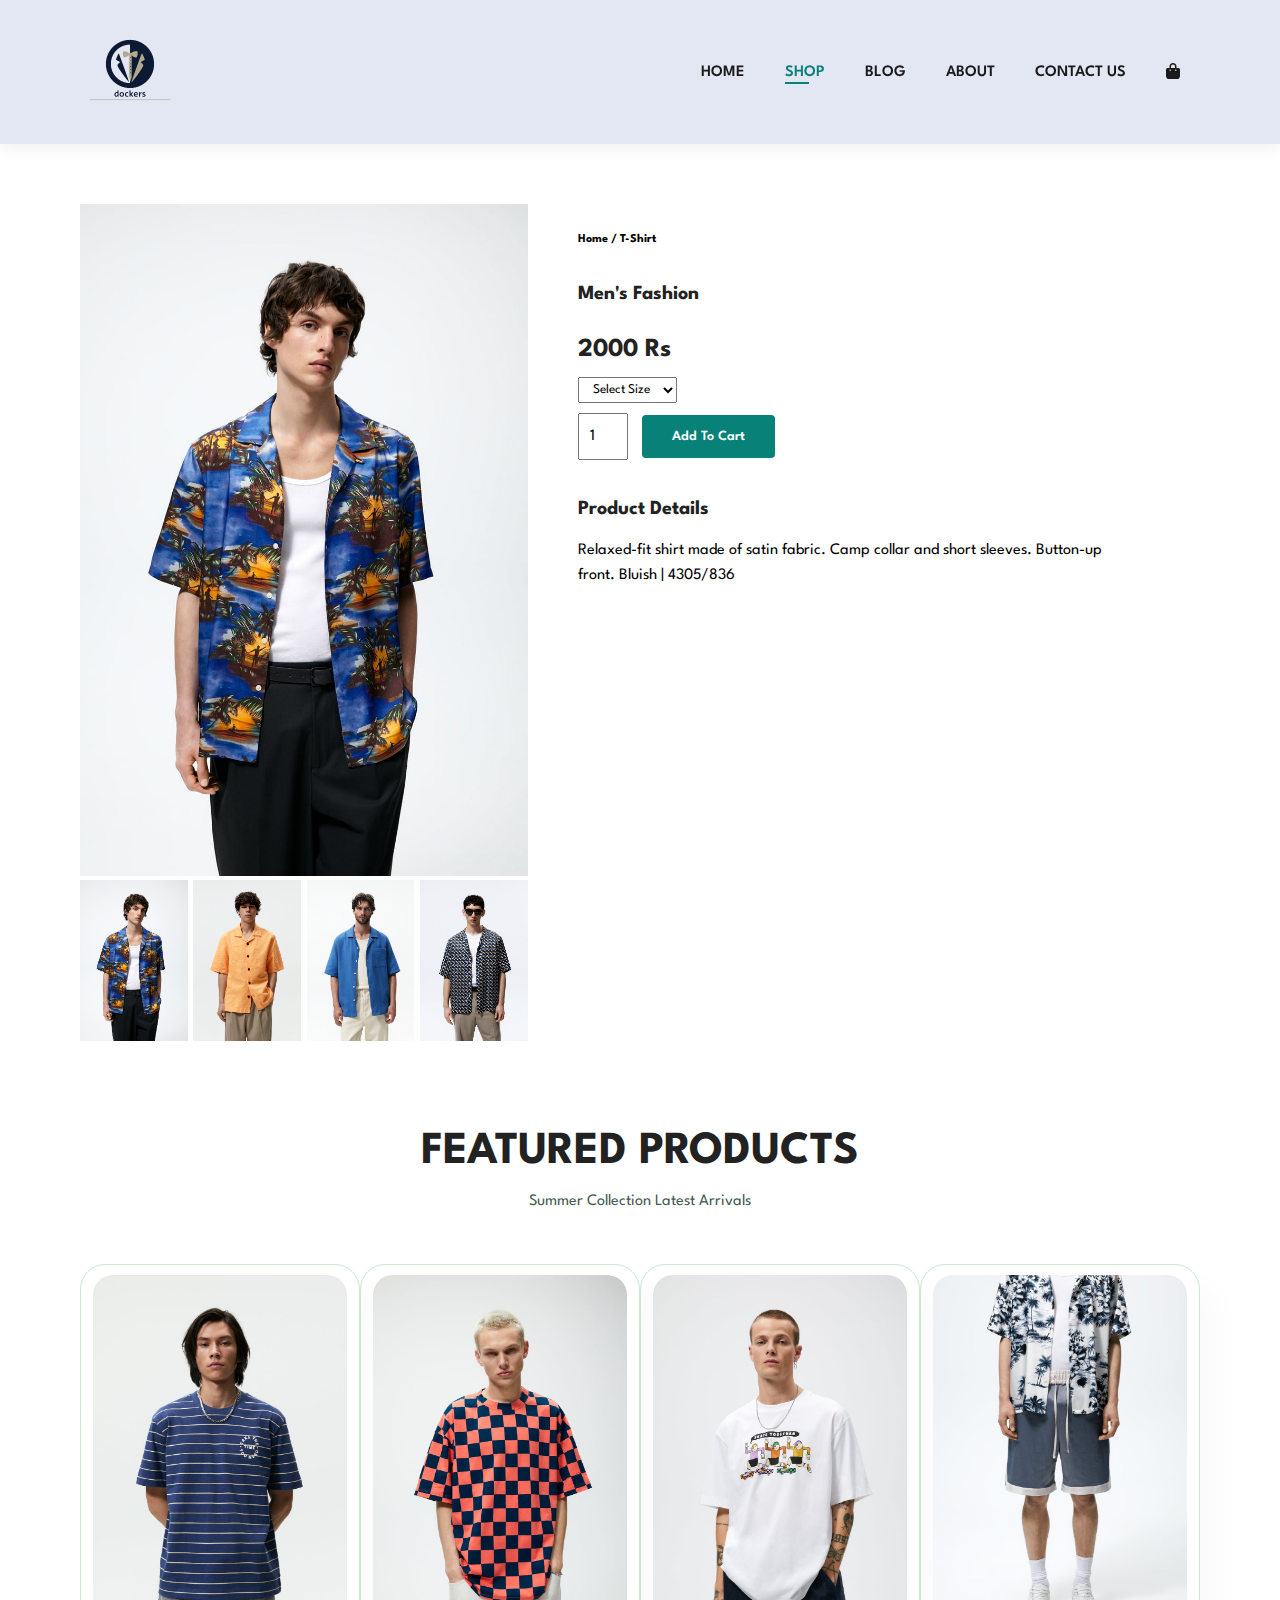
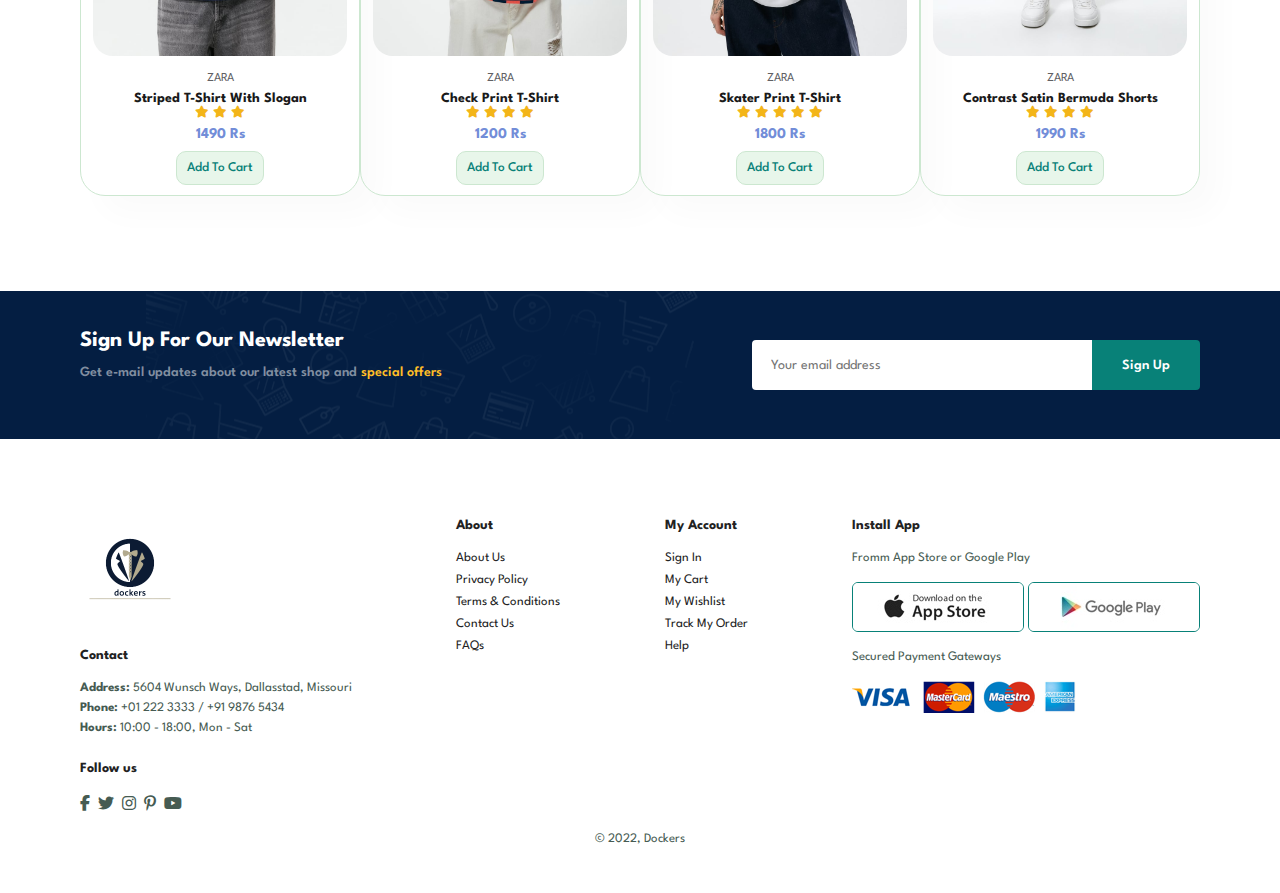
<file: product.html>
<!DOCTYPE html>
<html lang="en">
<head>
    <meta charset="UTF-8">
    <meta http-equiv="X-UA-Compatible" content="IE=edge">
    <meta name="viewport" content="width=device-width, initial-scale=1.0">
    <title>Dockers</title>
    <link rel="stylesheet" href="style.css">
    <link rel="stylesheet" href="https://cdnjs.cloudflare.com/ajax/libs/font-awesome/6.1.1/css/all.min.css"/>
</head>
<body>

    <section id="header">
        <a href="#"><img src="img/logo.png" class="logo" alt=""></a>
        <div>
            <ul id="navbar">
                <li><a  href="index.html">HOME</a></li>
                <li><a class="active" href="shop.html">SHOP</a></li>
                <li><a href="blog.html">BLOG</a></li>
                <li><a href="about.html">ABOUT</a></li>
                <li><a href="contact.html">CONTACT US</a></li>
                <li id="lg-bag"><a href="cart.html"><i class="fa-solid fa-bag-shopping"></i></a></li>
                <a href="#" id="close"><i class="fa-solid fa-xmark"></i></a>
            </ul>
        </div>
        <div id="mobile">
            <a href="cart.html"><i class="fa-solid fa-bag-shopping"></i></a>
            <i id="bar" class="fas fa-outdent"></i>
        </div>
    </section>

    <section id="prodetails" class="section-p1">
        <div class="single-pro-image">
            <img src="img/products/f1.jpg" alt="" width="100%" id="mainimg">
            <div class="small-img-group">
                <div class="small-img-col">
                    <img src="img/products/f1.jpg" width="100%" alt="" class="small-img">
                </div>
                <div class="small-img-col">
                    <img src="img/products/f2.jpg" width="100%" alt="" class="small-img">
                </div>
                <div class="small-img-col">
                    <img src="img/products/f3.jpg" width="100%" alt="" class="small-img">
                </div>
                <div class="small-img-col">
                    <img src="img/products/f4.jpg" width="100%" alt="" class="small-img">
                </div>
            </div>
        </div>
        <div class="single-pro-details">
            <h6>Home / T-Shirt</h6>
            <h4>Men's Fashion</h4>
            <h2>2000 Rs</h2>
            <select name="" id="">
                <option value="">Select Size</option>
                <option value="">XL</option>
                <option value="">XXL</option>
                <option value="">Small</option>
                <option value="">Medium</option>
                <option value="">Large</option>
            </select>
            <input type="number" value="1" name="" id="">
            <button class="normal">Add To Cart</button>
            <h4>Product Details</h4>
            <span>Relaxed-fit shirt made of satin fabric. Camp collar and short sleeves. Button-up front.

                Bluish | 4305/836</span>
        </div>
    </section>

    <section id="product1" class="section-p1">
        <h2>FEATURED PRODUCTS</h2>
        <p>Summer Collection Latest Arrivals</p>
        <div class="pro-container">
            <div class="pro">
                <img src="img/products/n1.jpg" alt="">
                <div class="desc">
                    <span>ZARA</span>
                    <h5>Striped T-Shirt With Slogan</h5>
                    <div class="star">
                        <i class="fas fa-star"></i>
                        <i class="fas fa-star"></i>
                        <i class="fas fa-star"></i>
                        
                    </div>
                    <h4>1490 Rs</h4>
                </div>
                <a href="#"><button class="c">Add To Cart</button></a>
            </div>

            <div class="pro">
                <img src="img/products/n2.jpg" alt="">
                <div class="desc">
                    <span>ZARA</span>
                    <h5>Check Print T-Shirt</h5>
                    <div class="star">
                        <i class="fas fa-star"></i>
                        <i class="fas fa-star"></i>
                        <i class="fas fa-star"></i>
                        <i class="fas fa-star"></i>
                    </div>
                    <h4>1200 Rs</h4>
                </div>
                <a href="#"><button class="c">Add To Cart</button></a>
            </div>

            <div class="pro">
                <img src="img/products/n3.jpg" alt="">
                <div class="desc">
                    <span>ZARA</span>
                    <h5>Skater Print T-Shirt</h5>
                    <div class="star">
                        <i class="fas fa-star"></i>
                        <i class="fas fa-star"></i>
                        <i class="fas fa-star"></i>
                        <i class="fas fa-star"></i>
                        <i class="fas fa-star"></i>
                    </div>
                    <h4>1800 Rs</h4>
                </div>
                <a href="#"><button class="c">Add To Cart</button></a>
            </div>

            <div class="pro">
                <img src="img/products/n4.jpg" alt="">
                <div class="desc">
                    <span>ZARA</span>
                    <h5>Contrast Satin Bermuda Shorts</h5>
                    <div class="star">
                        <i class="fas fa-star"></i>
                        <i class="fas fa-star"></i>
                        <i class="fas fa-star"></i>
                        <i class="fas fa-star"></i>
                    </div>
                    <h4>1990 Rs</h4>
                </div>
                <a href="#"><button class="c">Add To Cart</button></a>
            </div>

            
        </div>

    </section>

    <section id="news" class="section-p1 section-m1">
        <div class="newstext">
            <h4>Sign Up For Our Newsletter</h4>
            <p>Get e-mail updates about our latest shop and <span>special offers</span></p>
        </div>
        <div class="form">
            <input type="email" placeholder="Your email address">
            <button class="normal">Sign Up</button>
        </div>
    </section>

    <footer class="section-p1">
        <div class="col">
            <img class="logo" src="img/logo.png" alt="">
            <h4>Contact</h4>
            <p><strong>Address:</strong> 5604 Wunsch Ways, Dallasstad, Missouri</p>
            <p><strong>Phone:</strong> +01 222 3333 / +91 9876 5434</p>
            <p><strong>Hours:</strong> 10:00 - 18:00, Mon - Sat</p>
            <div class="follow">
                <h4>Follow us</h4>
                <div class="icon">
                    <i class="fab fa-facebook-f"></i>
                    <i class="fab fa-twitter"></i>
                    <i class="fab fa-instagram"></i>
                    <i class="fab fa-pinterest-p"></i>
                    <i class="fab fa-youtube"></i>
                </div>
            </div>
        </div>

        <div class="col">
            <h4>About</h4>
            <a href="#">About Us</a>
            
            <a href="#">Privacy Policy</a>
            <a href="#">Terms & Conditions</a>
            <a href="#">Contact Us</a>
            <a href="#">FAQs</a>

        </div>

        <div class="col">
            <h4>My Account</h4>
            <a href="#">Sign In</a>
            <a href="#">My Cart</a>
            <a href="#">My Wishlist</a>
            <a href="#">Track My Order</a>
            <a href="#">Help</a>

        </div>

        <div class="col install">
            <h4>Install App</h4>
            <p>Fromm App Store or Google Play</p>
            <div class="row">
                <img src="img/pay/app.jpg" alt="">
                <img src="img/pay/play.jpg" alt="">
            </div>
            <p>Secured Payment Gateways</p>
            <img src="img/pay/pay.png" alt="">
        </div>

        <div class="copyright">
            <p>&copy; 2022, Dockers </p>
        </div>
    </footer>

    <script>
        var mainimg = document.getElementById("mainimg")
        var smallimg = document.getElementsByClassName("small-img")

        smallimg[0].onclick = function(){
            mainimg.src = smallimg[0].src;
        }
        smallimg[1].onclick = function(){
            mainimg.src = smallimg[1].src;
        }
        smallimg[2].onclick = function(){
            mainimg.src = smallimg[2].src;
        }
        smallimg[3].onclick = function(){
            mainimg.src = smallimg[3].src;
        }
    </script>

    

    

    <script src="script.js"></script>
</body>
</html>
</file>
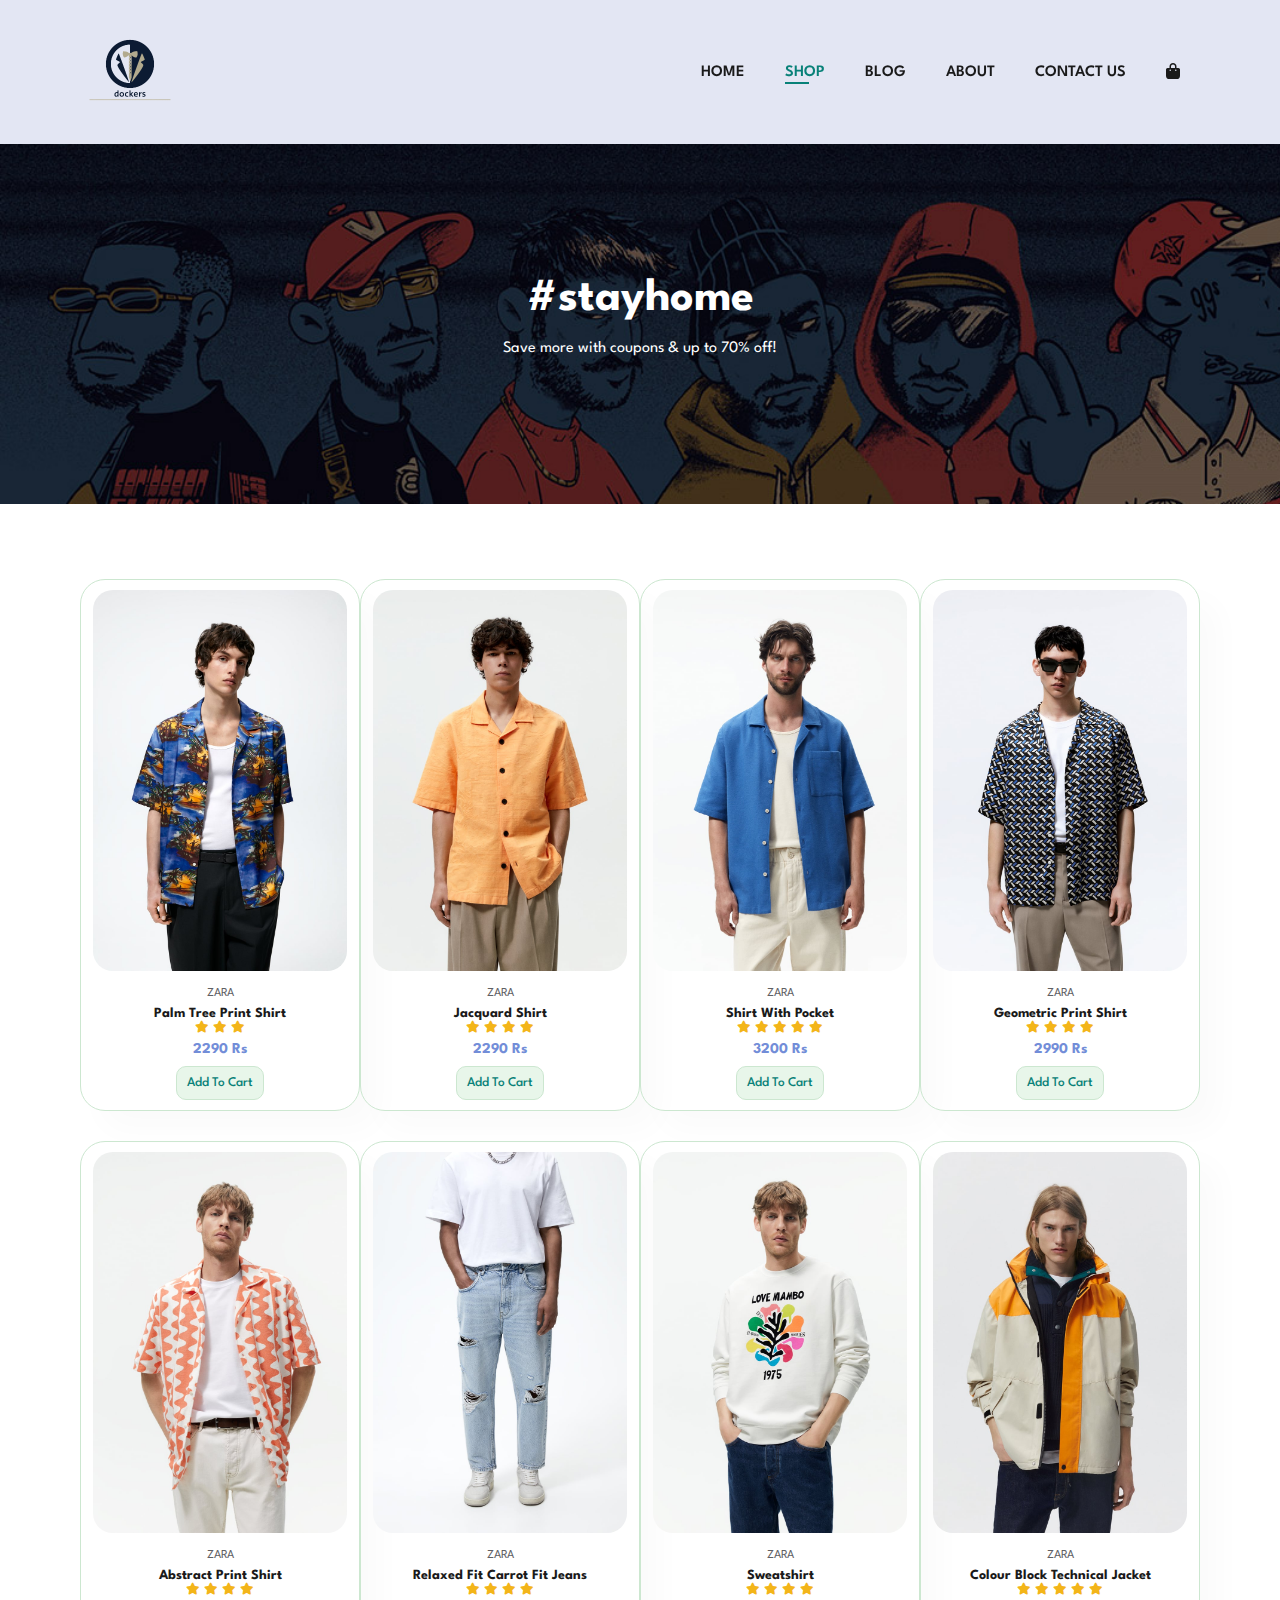
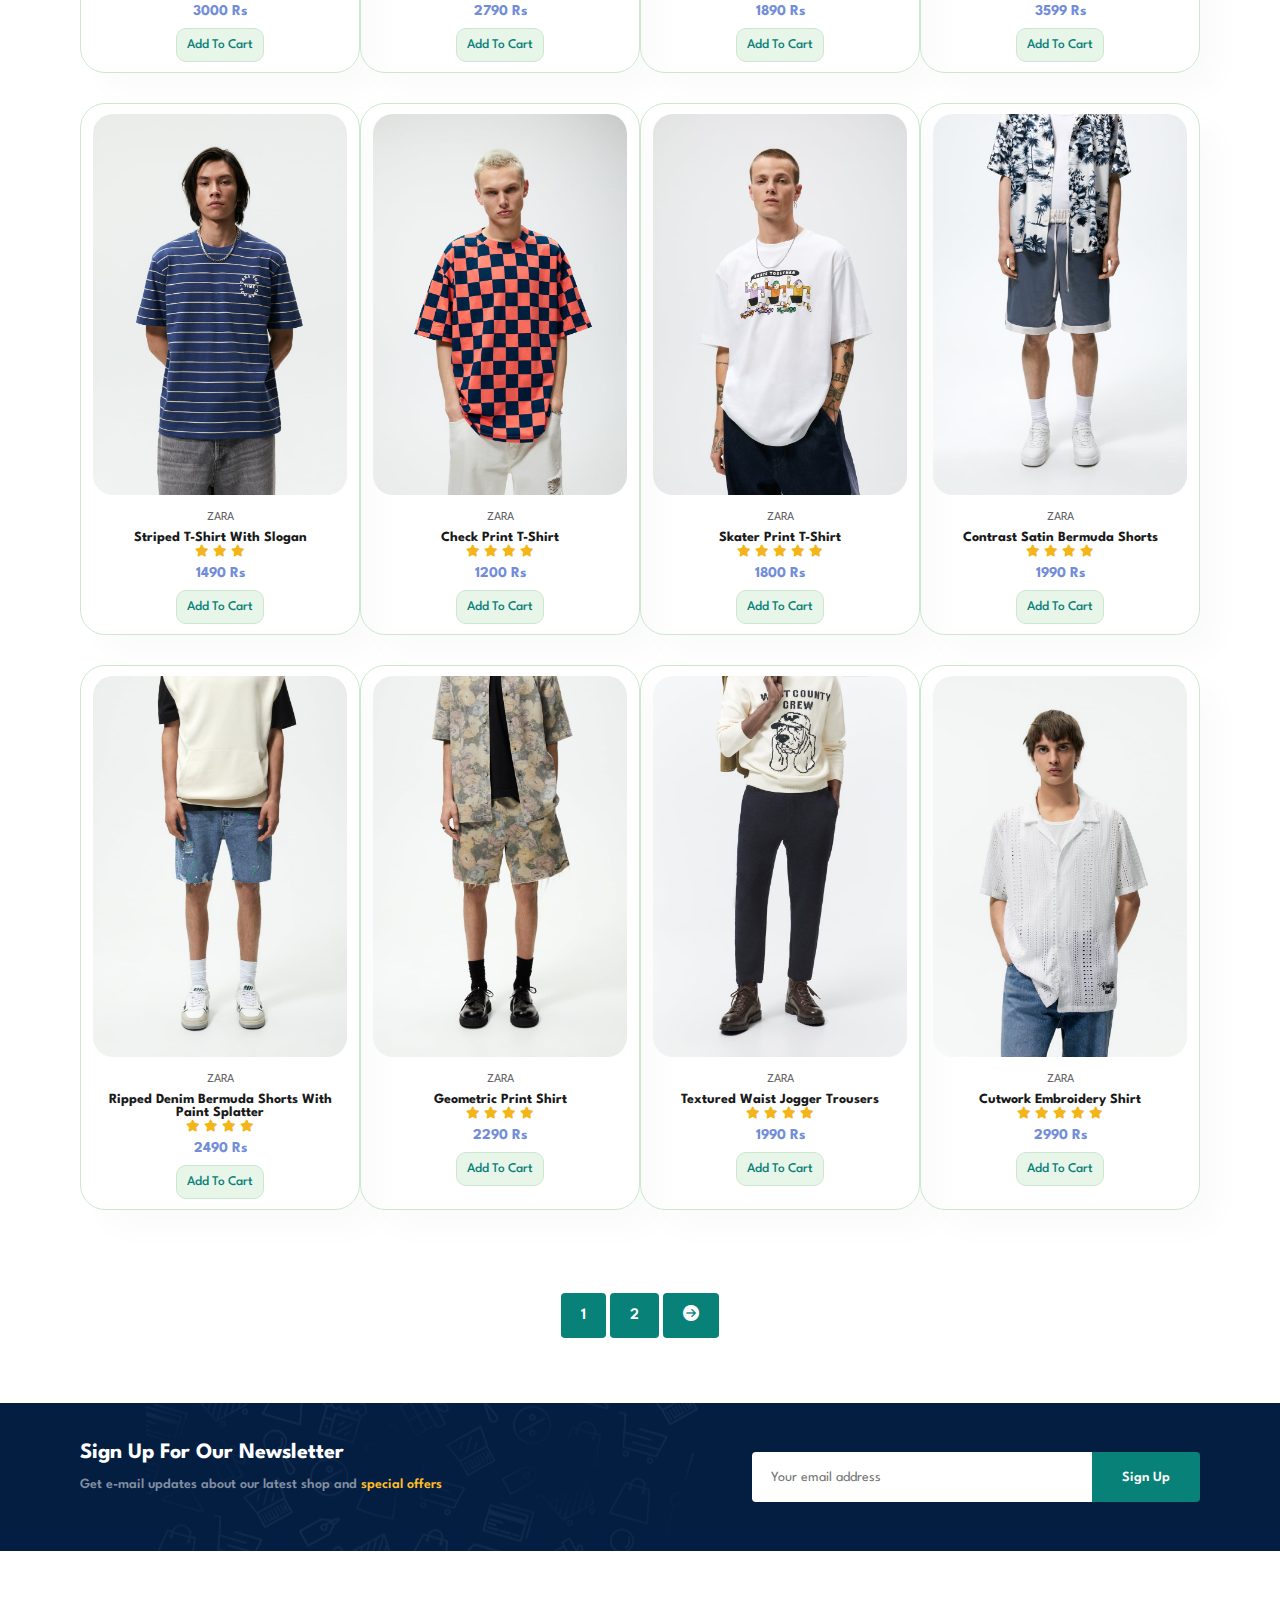
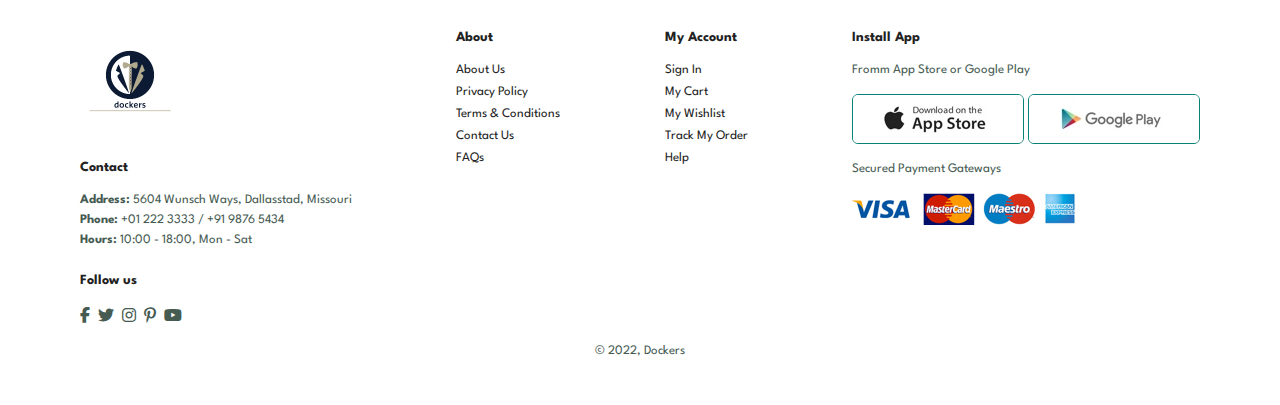
<file: shop.html>
<!DOCTYPE html>
<html lang="en">
<head>
    <meta charset="UTF-8">
    <meta http-equiv="X-UA-Compatible" content="IE=edge">
    <meta name="viewport" content="width=device-width, initial-scale=1.0">
    <title>Dockers</title>
    <link rel="stylesheet" href="style.css">
    <link rel="stylesheet" href="https://cdnjs.cloudflare.com/ajax/libs/font-awesome/6.1.1/css/all.min.css"/>
</head>
<body>

    <section id="header">
        <a href="#"><img src="img/logo.png" class="logo" alt=""></a>
        <div>
            <ul id="navbar">
                <li><a  href="index.html">HOME</a></li>
                <li><a class="active" href="shop.html">SHOP</a></li>
                <li><a href="blog.html">BLOG</a></li>
                <li><a href="about.html">ABOUT</a></li>
                <li><a href="contact.html">CONTACT US</a></li>
                <li id="lg-bag"><a href="cart.html"><i class="fa-solid fa-bag-shopping"></i></a></li>
                <a href="#" id="close"><i class="fa-solid fa-xmark"></i></a>
            </ul>
        </div>
        <div id="mobile">
            <a href="cart.html"><i class="fa-solid fa-bag-shopping"></i></a>
            <i id="bar" class="fas fa-outdent"></i>
        </div>
    </section>

    <section id="page-header">
        
        <h2>#stayhome</h2>
        
        <p>Save more with coupons & up to 70% off! </p>
        
    </section>

    

    <section id="product1" class="section-p1">
        
        <div class="pro-container">
            <div class="pro" onclick="window.location.href='product.html'">
                <img src="img/products/f1.jpg" alt="">
                <div class="desc">
                    <span>ZARA</span>
                    <h5>Palm Tree Print Shirt</h5>
                    <div class="star">
                        <i class="fas fa-star"></i>
                        <i class="fas fa-star"></i>
                        <i class="fas fa-star"></i>
                        
                    </div>
                    <h4>2290 Rs</h4>
                </div>
                <a href="#"><button class="c">Add To Cart</button></a>
            </div>

            <div class="pro">
                <img src="img/products/f2.jpg" alt="">
                <div class="desc">
                    <span>ZARA</span>
                    <h5>Jacquard Shirt</h5>
                    <div class="star">
                        <i class="fas fa-star"></i>
                        <i class="fas fa-star"></i>
                        <i class="fas fa-star"></i>
                        <i class="fas fa-star"></i>
                    </div>
                    <h4>2290 Rs</h4>
                </div>
                <a href="#"><button class="c">Add To Cart</button></a>
            </div>

            <div class="pro">
                <img src="img/products/f3.jpg" alt="">
                <div class="desc">
                    <span>ZARA</span>
                    <h5>Shirt With Pocket</h5>
                    <div class="star">
                        <i class="fas fa-star"></i>
                        <i class="fas fa-star"></i>
                        <i class="fas fa-star"></i>
                        <i class="fas fa-star"></i>
                        <i class="fas fa-star"></i>
                    </div>
                    <h4>3200 Rs</h4>
                </div>
                <a href="#"><button class="c">Add To Cart</button></a>
            </div>

            <div class="pro">
                <img src="img/products/f4.jpg" alt="">
                <div class="desc">
                    <span>ZARA</span>
                    <h5>Geometric Print Shirt</h5>
                    <div class="star">
                        <i class="fas fa-star"></i>
                        <i class="fas fa-star"></i>
                        <i class="fas fa-star"></i>
                        <i class="fas fa-star"></i>
                    </div>
                    <h4>2990 Rs</h4>
                </div>
                <a href="#"><button class="c">Add To Cart</button></a>
            </div>

            <div class="pro">
                <img src="img/products/f5.jpg" alt="">
                <div class="desc">
                    <span>ZARA</span>
                    <h5>Abstract Print Shirt</h5>
                    <div class="star">
                        <i class="fas fa-star"></i>
                        <i class="fas fa-star"></i>
                        <i class="fas fa-star"></i>
                        <i class="fas fa-star"></i>
                    </div>
                    <h4>3000 Rs</h4>
                </div>
                <a href="#"><button class="c">Add To Cart</button></a>
            </div>

            <div class="pro">
                <img src="img/products/f6.jpg" alt="">
                <div class="desc">
                    <span>ZARA</span>
                    <h5>Relaxed Fit Carrot Fit Jeans</h5>
                    <div class="star">
                        <i class="fas fa-star"></i>
                        <i class="fas fa-star"></i>
                        <i class="fas fa-star"></i>
                        <i class="fas fa-star"></i>
                    </div>
                    <h4>2790 Rs</h4>
                </div>
                <a href="#"><button class="c">Add To Cart</button></a>
            </div>

            <div class="pro">
                <img src="img/products/f7.jpg" alt="">
                <div class="desc">
                    <span>ZARA</span>
                    <h5>Sweatshirt</h5>
                    <div class="star">
                        <i class="fas fa-star"></i>
                        <i class="fas fa-star"></i>
                        <i class="fas fa-star"></i>
                        <i class="fas fa-star"></i>
                    </div>
                    <h4>1890 Rs</h4>
                </div>
                <a href="#"><button class="c">Add To Cart</button></a>
            </div>

            <div class="pro">
                <img src="img/products/f8.jpg" alt="">
                <div class="desc">
                    <span>ZARA</span>
                    <h5>Colour Block Technical Jacket</h5>
                    <div class="star">
                        <i class="fas fa-star"></i>
                        <i class="fas fa-star"></i>
                        <i class="fas fa-star"></i>
                        <i class="fas fa-star"></i>
                        <i class="fas fa-star"></i>
                    </div>
                    <h4>3599 Rs</h4>
                </div>
                <a href="#"><button class="c">Add To Cart</button></a>
            </div>
        
            <div class="pro">
                <img src="img/products/n1.jpg" alt="">
                <div class="desc">
                    <span>ZARA</span>
                    <h5>Striped T-Shirt With Slogan</h5>
                    <div class="star">
                        <i class="fas fa-star"></i>
                        <i class="fas fa-star"></i>
                        <i class="fas fa-star"></i>
                        
                    </div>
                    <h4>1490 Rs</h4>
                </div>
                <a href="#"><button class="c">Add To Cart</button></a>
            </div>

            <div class="pro">
                <img src="img/products/n2.jpg" alt="">
                <div class="desc">
                    <span>ZARA</span>
                    <h5>Check Print T-Shirt</h5>
                    <div class="star">
                        <i class="fas fa-star"></i>
                        <i class="fas fa-star"></i>
                        <i class="fas fa-star"></i>
                        <i class="fas fa-star"></i>
                    </div>
                    <h4>1200 Rs</h4>
                </div>
                <a href="#"><button class="c">Add To Cart</button></a>
            </div>

            <div class="pro">
                <img src="img/products/n3.jpg" alt="">
                <div class="desc">
                    <span>ZARA</span>
                    <h5>Skater Print T-Shirt</h5>
                    <div class="star">
                        <i class="fas fa-star"></i>
                        <i class="fas fa-star"></i>
                        <i class="fas fa-star"></i>
                        <i class="fas fa-star"></i>
                        <i class="fas fa-star"></i>
                    </div>
                    <h4>1800 Rs</h4>
                </div>
                <a href="#"><button class="c">Add To Cart</button></a>
            </div>

            <div class="pro">
                <img src="img/products/n4.jpg" alt="">
                <div class="desc">
                    <span>ZARA</span>
                    <h5>Contrast Satin Bermuda Shorts</h5>
                    <div class="star">
                        <i class="fas fa-star"></i>
                        <i class="fas fa-star"></i>
                        <i class="fas fa-star"></i>
                        <i class="fas fa-star"></i>
                    </div>
                    <h4>1990 Rs</h4>
                </div>
                <a href="#"><button class="c">Add To Cart</button></a>
            </div>

            <div class="pro">
                <img src="img/products/n5.jpg" alt="">
                <div class="desc">
                    <span>ZARA</span>
                    <h5>Ripped Denim Bermuda Shorts With Paint Splatter</h5>
                    <div class="star">
                        <i class="fas fa-star"></i>
                        <i class="fas fa-star"></i>
                        <i class="fas fa-star"></i>
                        <i class="fas fa-star"></i>
                    </div>
                    <h4>2490 Rs</h4>
                </div>
                <a href="#"><button class="c">Add To Cart</button></a>
            </div>

            <div class="pro">
                <img src="img/products/n6.jpg" alt="">
                <div class="desc">
                    <span>ZARA</span>
                    <h5>Geometric Print Shirt</h5>
                    <div class="star">
                        <i class="fas fa-star"></i>
                        <i class="fas fa-star"></i>
                        <i class="fas fa-star"></i>
                        <i class="fas fa-star"></i>
                    </div>
                    <h4>2290 Rs</h4>
                </div>
                <a href="#"><button class="c">Add To Cart</button></a>
            </div>

            <div class="pro">
                <img src="img/products/n7.jpg" alt="">
                <div class="desc">
                    <span>ZARA</span>
                    <h5>Textured Waist Jogger Trousers</h5>
                    <div class="star">
                        <i class="fas fa-star"></i>
                        <i class="fas fa-star"></i>
                        <i class="fas fa-star"></i>
                        <i class="fas fa-star"></i>
                    </div>
                    <h4>1990 Rs</h4>
                </div>
                <a href="#"><button class="c">Add To Cart</button></a>
            </div>

            <div class="pro">
                <img src="img/products/n8.jpg" alt="">
                <div class="desc">
                    <span>ZARA</span>
                    <h5>Cutwork Embroidery Shirt</h5>
                    <div class="star">
                        <i class="fas fa-star"></i>
                        <i class="fas fa-star"></i>
                        <i class="fas fa-star"></i>
                        <i class="fas fa-star"></i>
                        <i class="fas fa-star"></i>
                    </div>
                    <h4>2990 Rs</h4>
                </div>
                <a href="#"><button class="c">Add To Cart</button></a>
            </div>
        </div>

    </section>

    <section id="pagination" class="section-p1">
        <a href="#">1</a>
        <a href="#">2</a>
        <a href="#"><i class="fa-solid fa-circle-arrow-right"></i></a>
    </section>

    

    <section id="news" class="section-p1 section-m1">
        <div class="newstext">
            <h4>Sign Up For Our Newsletter</h4>
            <p>Get e-mail updates about our latest shop and <span>special offers</span></p>
        </div>
        <div class="form">
            <input type="email" placeholder="Your email address">
            <button class="normal">Sign Up</button>
        </div>
    </section>

    <footer class="section-p1">
        <div class="col">
            <img class="logo" src="img/logo.png" alt="">
            <h4>Contact</h4>
            <p><strong>Address:</strong> 5604 Wunsch Ways, Dallasstad, Missouri</p>
            <p><strong>Phone:</strong> +01 222 3333 / +91 9876 5434</p>
            <p><strong>Hours:</strong> 10:00 - 18:00, Mon - Sat</p>
            <div class="follow">
                <h4>Follow us</h4>
                <div class="icon">
                    <i class="fab fa-facebook-f"></i>
                    <i class="fab fa-twitter"></i>
                    <i class="fab fa-instagram"></i>
                    <i class="fab fa-pinterest-p"></i>
                    <i class="fab fa-youtube"></i>
                </div>
            </div>
        </div>

        <div class="col">
            <h4>About</h4>
            <a href="#">About Us</a>
            
            <a href="#">Privacy Policy</a>
            <a href="#">Terms & Conditions</a>
            <a href="#">Contact Us</a>
            <a href="#">FAQs</a>

        </div>

        <div class="col">
            <h4>My Account</h4>
            <a href="#">Sign In</a>
            <a href="#">My Cart</a>
            <a href="#">My Wishlist</a>
            <a href="#">Track My Order</a>
            <a href="#">Help</a>

        </div>

        <div class="col install">
            <h4>Install App</h4>
            <p>Fromm App Store or Google Play</p>
            <div class="row">
                <img src="img/pay/app.jpg" alt="">
                <img src="img/pay/play.jpg" alt="">
            </div>
            <p>Secured Payment Gateways</p>
            <img src="img/pay/pay.png" alt="">
        </div>

        <div class="copyright">
            <p>&copy; 2022, Dockers </p>
        </div>
    </footer>

    

    

    <script src="script.js"></script>
</body>
</html>
</file>
<file: style.css>
@import url('https://fonts.googleapis.com/css2?family=Spartan:wght@100;200;300;400;500;600;700;800;900&display=swap');

*{
    margin: 0;
    padding: 0;
    box-sizing: border-box;
    font-family: 'Spartan', sans-serif;
}

h1{
    font-size: 50px;
    line-height: 64px;
    color: #222;
}

h2{
    font-size: 46px;
    line-height: 54px;
    color: #222;
}

h4{
    font-size: 20px;
    color: #222;
}

h6{
    font-size: 12px;
    font-weight: 700;
}

p{
    font-size: 16px;
    color: #465b52;
    margin: 15px 0 20px 0;
}

.section-p1{
    padding: 40px 80px;
}

.section-m1{
    margin: 40px 0;
}

button.normal{
font-size: 14px;
font-weight: 600;
padding: 15px 30px;
color: black;
background-color: white;
border-radius: 4px;
cursor: pointer;
border: none;
outline: none;
transition: 0.2s;
}

button.white{
    font-size: 13px;
    font-weight: 600;
    padding: 11px 18px;
    color: white;
    background-color: transparent;
    
    cursor: pointer;
    border: 1px solid white;
    outline: none;
    transition: 0.2s;
    }

body{
    width: 100%;
}

#header{
    display: flex;
    align-items: center;
    justify-content: space-between;
    padding: 20px 80px;
    background-color: #E3E6F3;
    box-shadow: 0 5px 15px rgba(0,0,0,0.06);
    z-index: 999;
    position: sticky;
    top: 0;
    left: 0;
}

#navbar{
    display: flex;
    align-items: center;
    justify-content: center;
}

#navbar li{
    list-style: none;
    padding: 0 20px;
    position: relative;
}

#navbar li a{
    text-decoration: none;
    font-size: 16px;
    font-weight: 600;
    color: #1a1a1a;
    transition: 0.3s ease;
}

#navbar li a:hover,
#navbar li a.active{
    color: #088178;
}

#navbar li a.active::after,
#navbar li a:hover::after{
    content: "";
    width: 30%;
    height: 2px;
    background-color: #088178;
    position: absolute;
    bottom: -4px;
    left: 20px;
}

#mobile{
    display: none;
    align-items: center;
    cursor: pointer;
}

#close{
    display: none;
}



#hero{
    background-image: url("img/hero4.jpg");
    height: 90vh;
    width: 100%;
    background-position: top 25% right 0%;
    background-size: cover;
    padding: 0 80px;
    display: flex;
    align-items: flex-start;
    justify-content: center;
    flex-direction: column;
}

#hero h4{
    padding-bottom: 15px;
}

#hero h1{
    color: #088178;
}

#hero button{
    
    font-weight: 700;
    font-size: 15px;
    color:#3f8073;
    width:175px;
    height:65px;
    cursor: pointer;
    border-radius:10px;
    -webkit-border-radius:10px;
    box-shadow:0 1px 2px #5e5d5b;
    
}

#feature .fe-box{
    width: 180px;
    text-align: center;
    padding: 25px 15px;
    box-shadow: 20px 20px 34px rgba(0,0,0,0.03);
    border: 1px solid #cce7d0;
    border-radius: 5px;
    margin: 15px 0;
}

#feature .fe-box:hover{
    box-shadow: 10px 10px 54px rgba(0,0,0,0.03);
}

#feature .fe-box h6{
    padding: 9px 8px 6px 8px;
    line-height: 1;
    border-radius: 4px;
    color: #088178;
    background-color: #fddd84;
    display: inline-block;
}

#feature .fe-box img{
    width: 100%;
    margin-bottom: 10px;
}
.logo{
width: 100px;
}

#feature{
    display: flex;
    align-items: center;
    justify-content: space-between;
    flex-wrap: wrap;
}

#feature .fe-box:nth-child(2) h6{
  background-color: #cdebbc;
}

#feature .fe-box:nth-child(3) h6{
    background-color: #d1e8f2;
  }

  #feature .fe-box:nth-child(4) h6{
    background-color: #cdd4f8;
  }

  #feature .fe-box:nth-child(5) h6{
    background-color: #f6dbf6;
  }

  #feature .fe-box:nth-child(6) h6{
    background-color: #fff2e5;
  }

  #product1{
    text-align: center;
  }

  #product1 .pro{
    width: 25%;
    max-width: 300px;
    padding: 10px 12px;
    border: 1px solid #cce7d0;
    border-radius: 25px;
    cursor: pointer;
    box-shadow: 20px 20px 30px rgba(0,0,0,0.02);
    margin: 15px 0;
    transition: 0.2s ease;
    position: relative;
  }

  #product1 .pro img{
    width: 100%;
    border-radius: 20px;
  }

  #product1 .pro:hover{
    box-shadow: 20px 20px 30px rgba(0,0,0,0.06);
  }

  #product1 .pro .desc{
    text-align: center;
    padding: 10px 0;
  }

  #product1 .pro .desc span{
    color: #606063;
    font-size: 12px;
  }

  #product1 .pro .desc h5{
    padding-top: 7px ;
    color: #1a1a1a;
    font-size: 14px;
  }

  #product1 .pro .desc i{
    font-size: 12px;
    color: rgb(243,181,25);
  }

  #product1 .pro .desc h4{
    padding-top: 7px;
    font-size: 15px;
    font-weight: 700;
    color: #728dd8;
  }

  #product1 .pro .c{
    border-radius: 10px;
    padding: 10px;
    background-color: #e8f6ea;
    font-weight: 500;
    color: #088178;
    border: 1px solid #cce7d0;
    
  }

  #product1 .pro-container{
    display: flex;
    justify-content: space-between;
    padding-top: 20px;
    flex-wrap: wrap;
  }

  #banner{
    display: flex;
    flex-direction: column;
    justify-content: center;
    align-items: center;
    text-align: center;
    background-image: url("img/banner/b2.jpg");
    width: 100%;
    height: 40vh;
    background-size: cover;
    background-position: center;
  }

  #banner h4{
    color: white;
    font-size: 16px;
  }

  #banner h2{
    color: #fff;
    font-size: 30px;
    padding: 10px 0;
  }

  #banner h2 span{
    color: #ef3636;
  }

  #banner button:hover{
    background-color: #088178;
    color: white;
  }


  #sm-banner .banner-box{
    display: flex;
    flex-direction: column;
    justify-content: center;
    align-items: flex-start;
    padding: 30px;
    background-image: url("img/banner/b17.jpg");
    min-width: 680px;
    height: 50vh;
    background-size: cover;
    background-position: center;
  }

  #sm-banner{
    display: flex;
    justify-content: space-between;
    flex-wrap: wrap;
  }

  #sm-banner h4{
    color: white;
    font-size: 20px;
    font-weight: 300;
  }

  #sm-banner h2{
    color: white;
    font-size: 28px;
    font-weight: 800;
  }

  #sm-banner span{
    color: white;
    font-size: 14px;
    font-weight: 500;
    padding-bottom: 15px;
  }

  #sm-banner .banner-box:hover button{
background-color: #088178;
border: 1px solid #088178;
  }

  #sm-banner .banner-box2{
    background-image: url("img/banner/b10.jpg");
  }

  #banner3 .banner-box{
    display: flex;
    flex-direction: column;
    justify-content: center;
    align-items: flex-start;
    padding: 20px;
    background-image: url("img/banner/b7.jpg");
    min-width: 30%;
    height: 30vh;
    background-size: cover;
    background-position: center;
    margin-bottom: 20px;
  }

  #banner3 .banner-box2{
    background-image: url("img/banner/b4.jpg");
  }

  #banner3 .banner-box3{
    background-image: url("img/banner/b18.jpg");
  }


  #banner3 h2{
    color: white;
    font-weight: 900;
    font-size: 22px;
  }

  #banner3 h3{
    font-size: 15px;
    font-weight: 800;
    color: #ec544e;
  }

  #banner3{
    display: flex;
    justify-content: space-between;
    flex-wrap: wrap;
    padding: 0 80px;
  }

  #news{
    display: flex;
    justify-content: space-between;
    flex-wrap: wrap;
    align-items: center;
    background-image: url("img/banner/b14.png");
    background-repeat: no-repeat;
    background-position: 20% 30%;
    background-color: #041e42;
  }

  #news h4{
    font-size: 22px;
    font-weight: 700;
    color: white;
  }

  #news p{
    font-size: 14px;
    font-weight: 600;
    color: #818ea0;
  }

  #news p span{
    color: #ffbd27;
  }

  #news input{
    height: 3.125rem;
    padding: 0 1.25em;
    font-size: 14px;
    width: 100%;
    border: 1px solid transparent;
    border-radius: 4px;
    outline: none;
    border-top-right-radius: 0;
    border-bottom-right-radius: 0;
  }

  #news button{
    background-color: #088178;
    color: white;
    white-space: nowrap;
    border-top-left-radius: 0;
    border-bottom-left-radius: 0;
  }

  #news .form{
    display: flex;
    width: 40%;
  }

  footer{
    display: flex;
    flex-wrap: wrap;
    justify-content: space-between;
  }

  footer .col{
    display: flex;
    flex-direction: column;
    align-items: flex-start;
    margin-bottom: 20px;
  }

  footer .logo{
    margin-bottom: 30px;
  }

  footer h4{
    font-size: 14px;
    padding-bottom: 20px;
  }

  footer p{
    font-size: 13px;
    margin: 0 0 8px 0;
  }

  footer a{
    font-size: 13px;
    text-decoration: none;
    color: #222;
    margin-bottom: 10px;
  }

  footer .follow{
    margin-top: 20px;
  }

  footer .follow i{
    color: #465b52;
    padding-right: 4px;
    cursor: pointer;
  }

  footer .install .row img{
border: 1px solid #088178;
border-radius: 6px;
  }

  footer .install img{
    margin: 10px 0 15px 0;
  }


  footer .follow i:hover,
  footer a:hover
  {
    color: #088178;
  }

  footer .copyright{
    width: 100%;
    text-align: center;
  }

  @media (max-width: 799px) {

    .section-p1{
        padding: 40px 40px;
    }

    #navbar{
        display: flex;
        flex-direction: column;
        align-items: flex-start;
        justify-content: flex-start;
        position: fixed;
        top: 0;
        right: -300px;
        height: 100vh;
        width: 300px;
        background-color: #E3E6F3;
        box-shadow: 0 40px 60px rgba(0,0,0,0.1);
        padding:  80px 0 0 10px;
        transition: 0.3s;
    }

    #navbar.active{
        right: 0px;
    }

    #navbar li{
        margin-bottom: 25px;
    }

    #mobile{
        display: flex;
        align-items: center;
    }

    #mobile i{
        color: #1a1a1a;
        font-size: 24px;
        padding-left: 20px;
    }

    #close{
        display: initial;
        position: absolute;
        top: 30px;
        left: 30px;
        color: #222;
        font-size: 24px;
    }

    #lg-bag{
        display: none;
    }

    #hero{
        height: 70vh;
        padding: 0 80px;
        background-position: top 30% right 30%;
    }

    #feature{
        justify-content: center;
    }

    #feature .fe-box{
        margin: 15px 15px;
    }

    #product1 .pro-container{
justify-content: center;
    }
    
    #product1 .pro{
        margin: 15px;
    }

    #banner{
        height: 20vh;
    }

    #sm-banner .banner-box{
        min-width: 100%;
        height: 30vh;
    }

    #banner3{
        padding: 0 40px;
    }

    #banner3 .banner-box{
        width: 28%;
    }

    #news .form{
        width: 70%;
    }

    /* contact page */

    #form-details{
      padding: 40px;
    }

    #form-details form{
      width: 50%;
    }

    
  }

  @media (max-width: 477px) {
    #header{
        padding: 10px 30px;
    }

    #hero{
        padding: 0 20px;
        background-position: 55%;
    }
    
    h2{
        font-size: 32px;
    }

    h1{
        font-size: 38px;
    }

    .section-p1{
        padding: 20px;
    }

    #feature .fe-box{
        width: 155px;
        margin: 0 0 15px 0;
    }

    #feature{
        justify-content: space-between;
    }

    #product1 .pro{
        width: 100%;
    }

    #banner{
        height: 40vh;
    }

    #sm-banner .banner-box{
        height: 40vh;
    }

    #sm-banner .banner-box2{
        margin-top: 20px;
    }

    #banner3{
        padding: 0 20px;
    }

    #banner3 .banner-box{
        width: 100%;
    }

    #news .form{
        width: 100%;
    }

    #news{
        padding: 40px 20px;
    }

    #copyright{
        text-align: start;
    }

     /* single product */
     #prodetails{
        display: flex;
        flex-direction: column;
     }

     #prodetails .single-pro-image{
        width: 100%;
        margin-right: 0;
     }

     #prodetails .single-pro-details{
        width: 100%;

     }

     /* blog page */
     #blog{
        padding: 100px 20px 0 20px;
     }

     #blog .blog-box{
        display: flex;
        flex-direction: column;
        align-items: flex-start;
     }

     #blog .blog-img{
        width: 100%;
        margin-right: 0;
        margin-bottom: 30px;
     }

     #blog .blog-details{
        width: 100%;
     }

     /* about page */

     #about-head{
      flex-direction: column;
     }

     #about-head img{
      width: 100%;
      margin-bottom: 20px;
     }

     #about-head div{
      padding-left: 0px;
     }

     #about-app .video{
      width: 100%;
      
     }

     /* contact page */

     #contact-details{
      flex-direction: column;
     }

     #contact-details .details{
      width: 100%;
      margin-bottom: 30px;
     }

     #contact-details .map{
      width: 100%;
     }

     #form-details{
      margin: 10px;
      padding: 30px 10px;
      flex-wrap: wrap;

     }

#form-details form{
  width: 100%;
  margin-bottom: 30px;
}

#cart-add{
  flex-direction: column;
}

#coupon{
  width: 100%;
}

#subtotal{
  width: 100%;
  padding: 20px;
}


  }

  #page-header{
    background-image: url("img/banner/b1.jpg");
    width: 100%;
    height: 40vh;
    background-size: cover;
    display: flex;
    justify-content: center;
    text-align: center;
    flex-direction: column;
    padding: 14px;
  }

  #page-header h2,
  #page-header p{
    color: white;
  }

  #pagination{
    text-align: center;
  }

  #pagination a{
    text-decoration: none;
    background-color: #088178;
    padding: 15px 20px;
    border-radius: 4px;
    color: white;
    font-weight: 600;
  }

  #pagination a i{
    font-size: 16px;
    font-weight: 600;
  }

  #prodetails .single-pro-image{
 width: 40%;
 margin-right: 50px;
  }

  .small-img-group{
    display: flex;
    justify-content: space-between;
  }

  .small-img-col{
    flex-basis: 24%;
    cursor: pointer;
  }

  #prodetails{
    display: flex;
    margin-top: 20px;
  }

  #prodetails .single-pro-details{
    width: 50%;
    padding-top: 30px;
  }

  #prodetails .single-pro-details h4{
    padding: 40px 0 20px 0;
  }

  #prodetails .single-pro-details h2{
    font-size: 26px;
  }

  #prodetails .single-pro-details select{
    padding: 5px 10px;
    display: block;
    margin-bottom: 10px;
  }

  #prodetails .single-pro-details input{
    padding-left: 10px;
    width: 50px;
    height: 47px;
    font-size: 16px;
    margin-right: 10px;
  }

  #prodetails .single-pro-details button{
    background: #088178;
    color: white;
  }

  #prodetails .single-pro-details input:focus{
    outline: none;
  }

  #prodetails .single-pro-details span{
    line-height: 25px;
  }

  #page-header.blog-header{
    background-image: url("img/banner/b19.jpg");
  }

  #blog{
    padding: 150px 150px 0 150px;
  }

  #blog .blog-box{
    display: flex;
    align-items: center;
    width: 100%;
    position: relative;
    padding-bottom: 90px;
  }

  #blog .blog-img{
    width: 50%;
    margin-right: 40px;
  }

  #blog img{
    width: 100%;
    height: 300px;
    object-fit: cover;
  }

  #blog .blog-details{
    width: 50%;
  }

  #blog .blog-details a{
    text-decoration: none;
    font-size: 11px;
    color: #000;
    font-weight: 700;
  }

  #blog .blog-details a::after{
    content: "";
    width: 50px;
    height: 1px;
    background-color: #000;
    position: absolute;
    top: 4px;
    right: -60px;
  }

  #blog .blog-details a:hover{
    color: #088178;
  }

  #blog .blog-details a:hover::after{
    background-color: #088178;
  }

  #blog .blog-box h1{
    position: absolute;
    top: -40px;
    left: 0;
    font-size: 70px;
    font-weight: 700;
    color: #c9cbce;
    z-index: -1;
  }

  #page-header.about-header{
background-image: url("img/about/banner.png");
  }

  #about-head img{
    width: 500px;
    height: auto;
  }

  #about-head{
    display: flex;
    align-items: center;
  }

  #about-head div{
    padding-left: 40px;
  }

  #about-app{
    text-align: center;
  }

  #about-app .video{
    width: 70%;
    height: 100%;
    margin: 30px auto 0 auto;
  }

  #about-app .video video{
    width: 100%;
    height: 100%;
    border-radius: 20px;
  }


  #contact-details{
    display: flex;
    align-items: center;
    justify-content: space-between;
  }

  #contact-details .details{
    width: 40%;
  }

  #contact-details .details span,
  #form-details form span{
    font-size: 12px;
  }

  #contact-details .details h2,
  #form-details form h2{
    font-size: 26px;
    line-height: 35px;
    padding: 20px 0;
  }

  #contact-details .details h3{
    font-size: 16px;
    padding-bottom: 15px;
  }

  #contact-details .details li{
    list-style: none;
    display: flex;
    padding: 10px 0;
  }

  #contact-details .details li i{
    font-size: 14px;
    padding-right: 22px;
  }

  #contact-details .details li p{
margin: 0;
font-size: 14px;
  }

  #contact-details .map{
    width: 55%;
    height: 400px;
  }

  #contact-details .map iframe{
    width: 100%;
    height: 100%;
  }

  #form-details form{
width: 65%;
display: flex;
align-items: flex-start;
flex-direction: column;
  }

  #form-details{
    display: flex;
    justify-content: space-between;
    margin: 30px;
    padding: 80px;
    border: 1px solid #e1e1e1;
  }

  #form-details form input,
  #form-details form textarea{
    width: 100%;
    padding: 12px 15px;
    outline: none;
    margin-bottom: 20px;
    border: 1px solid #e1e1e1;
  }

  #form-details form button{
    background-color: #088178;
    color: white;
  }

  #form-details .people div{
padding-bottom: 25px;
display: flex;
align-items: flex-end;
  }

  #form-details .people div img{
    width: 65px;
    height: 65px;
    object-fit: cover;
    margin-right: 15px;
  }

  #form-details .people div p{
    margin: 0;
    font-size: 13px;
    line-height: 25px;
  }

  #form-details .people div p span{
display: block;
font-size: 16px;
font-weight: 600;
color: #000;
  }

  #cart{
overflow-x: auto;
   }

  #cart table{
width: 100%;
border-collapse: collapse;
table-layout: fixed;
white-space: nowrap;
  }

  #cart table img{
    width: 70px;
  }

  #cart table td:nth-child(1){
    width: 100px ;
    text-align: center;
  }

  #cart table td:nth-child(2){
    width: 150px ;
    text-align: center;
  }

  #cart table td:nth-child(3){
    width: 250px ;
    text-align: center;
  }

  #cart table td:nth-child(4),
  #cart table td:nth-child(5),
  #cart table td:nth-child(6){
    width: 150px ;
    text-align: center;
  }


  #cart table td:nth-child(5) input{
    width: 70px;
    padding: 10px 5px 10px 15px;
  }

  #cart table thead{
    border: 1px solid #e2e9e1;
    border-left: none;
    border-right: none;
  }

  #cart table thead td{
    font-weight: 700;
    text-transform: uppercase;
    font-size: 13px;
    padding: 18px 0;
  }

  #cart table tbody tr td{
    padding-top: 15px;
  }

  #cart table tbody td{
    font-size: 13px;
  }

  #cart-add{
    display: flex;
    flex-wrap: wrap;
    justify-content: space-between;
  }

  #coupon{
    width: 50%;
    margin-bottom: 30px;
  }

  #coupon h3,
  #subtotal h3{
    padding-bottom: 15px;
  }

  #coupon input{
    padding: 10px 20px;
    outline: none;
    width: 60%;
    margin-right: 10px;
    border: 1px solid #e2e9e1;
  }

  #coupon button,
  #subtotal button{
    background-color: #088178;
    color: white;
    padding: 12px 20px;
  }

  #subtotal{
    width: 50%;
    margin-bottom: 30px;
    border: 1px solid #e2e9e1;
    padding: 30px;
  }

  #subtotal table{
    border-collapse: collapse;
    width: 100%;
    margin-bottom: 20px;
  }

  #subtotal table td{
    width: 50%;
    border: 1px solid #e2e9e1;
    padding: 10px;
    font-size: 13px;
  }

  #page-header.cart-header{
    background-image: url("img/cart.jpg");
  }
</file>
